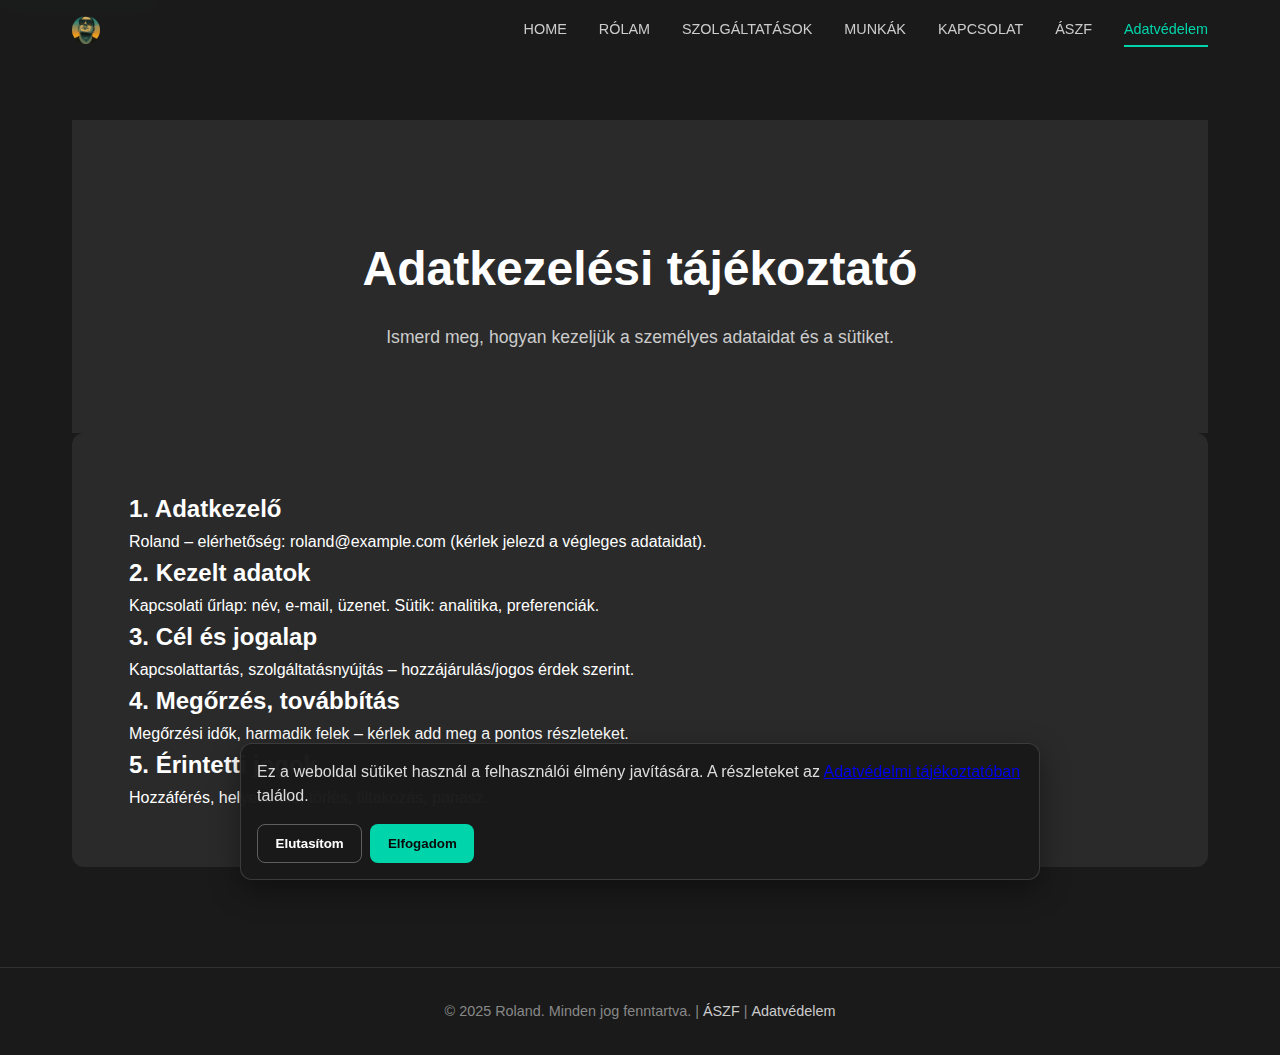
<file: adatvedelem.html>
<!DOCTYPE html>
<html lang="hu">
<head>
  <meta charset="UTF-8" />
  <meta name="viewport" content="width=device-width, initial-scale=1.0" />
  <title>Adatkezelési tájékoztató | Roland</title>
  <meta name="robots" content="index,follow">
  <link rel="stylesheet" href="styles.css?v=20250819">
  <link rel="stylesheet" href="cookie.css?v=20250819">
  <link rel="canonical" href="https://rolandbagyula.github.io/rolandportfolio/adatvedelem.html">
</head>
<body>
  <a href="#main" class="skip-link">Ugrás a tartalomra</a>
  <header class="header">
    <div class="container">
      <div class="logo">
        <img src="főkép.jpg" alt="Főkép" class="header-image" style="cursor:pointer" onclick="location.href='index.html'">
      </div>
      <nav class="nav" aria-label="Fő navigáció">
        <a href="index.html#home" class="nav-link">HOME</a>
        <a href="index.html#about" class="nav-link">RÓLAM</a>
        <a href="index.html#services" class="nav-link">SZOLGÁLTATÁSOK</a>
        <a href="index.html#projects" class="nav-link">MUNKÁK</a>
        <a href="index.html#contact" class="nav-link">KAPCSOLAT</a>
        <a href="aszf.html" class="nav-link">ÁSZF</a>
        <a href="adatvedelem.html" class="nav-link active">Adatvédelem</a>
      </nav>
      <button class="mobile-menu-btn" aria-label="Menü megnyitása">☰</button>
    </div>
  </header>
  <main id="main" class="blog-posts" style="padding-top:120px">
    <div class="container">
      <section class="blog-hero">
        <div class="blog-hero-content">
          <h1 class="blog-hero-title">Adatkezelési tájékoztató</h1>
          <p class="blog-hero-description">Ismerd meg, hogyan kezeljük a személyes adataidat és a sütiket.</p>
        </div>
      </section>
      <article class="post-card" style="padding:2rem">
        <div class="post-content">
          <h2>1. Adatkezelő</h2>
          <p>Roland – elérhetőség: roland@example.com (kérlek jelezd a végleges adataidat).</p>
          <h2>2. Kezelt adatok</h2>
          <p>Kapcsolati űrlap: név, e-mail, üzenet. Sütik: analitika, preferenciák.</p>
          <h2>3. Cél és jogalap</h2>
          <p>Kapcsolattartás, szolgáltatásnyújtás – hozzájárulás/jogos érdek szerint.</p>
          <h2>4. Megőrzés, továbbítás</h2>
          <p>Megőrzési idők, harmadik felek – kérlek add meg a pontos részleteket.</p>
          <h2>5. Érintetti jogok</h2>
          <p>Hozzáférés, helyesbítés, törlés, tiltakozás, panasz.</p>
        </div>
      </article>
    </div>
  </main>
  <footer class="footer">
    <div class="container">
      <p>&copy; 2025 Roland. Minden jog fenntartva. | <a class="nav-link" href="aszf.html">ÁSZF</a> | <a class="nav-link" href="adatvedelem.html">Adatvédelem</a></p>
    </div>
  </footer>
  
  <!-- GDPR Cookie Banner -->
  <div id="cookieBanner" class="cookie-banner" role="dialog" aria-live="polite" aria-label="Süti hozzájárulás">
    <div class="cookie-content">
      <p>Ez a weboldal sütiket használ a felhasználói élmény javítására. A részleteket az <a href="adatvedelem.html">Adatvédelmi tájékoztatóban</a> találod.</p>
      <div class="cookie-actions">
        <button id="cookieDeny" class="cookie-btn secondary" type="button">Elutasítom</button>
        <button id="cookieAccept" class="cookie-btn" type="button">Elfogadom</button>
      </div>
    </div>
  </div>
  <script src="script.js"></script>
</body>
</html>
</file>
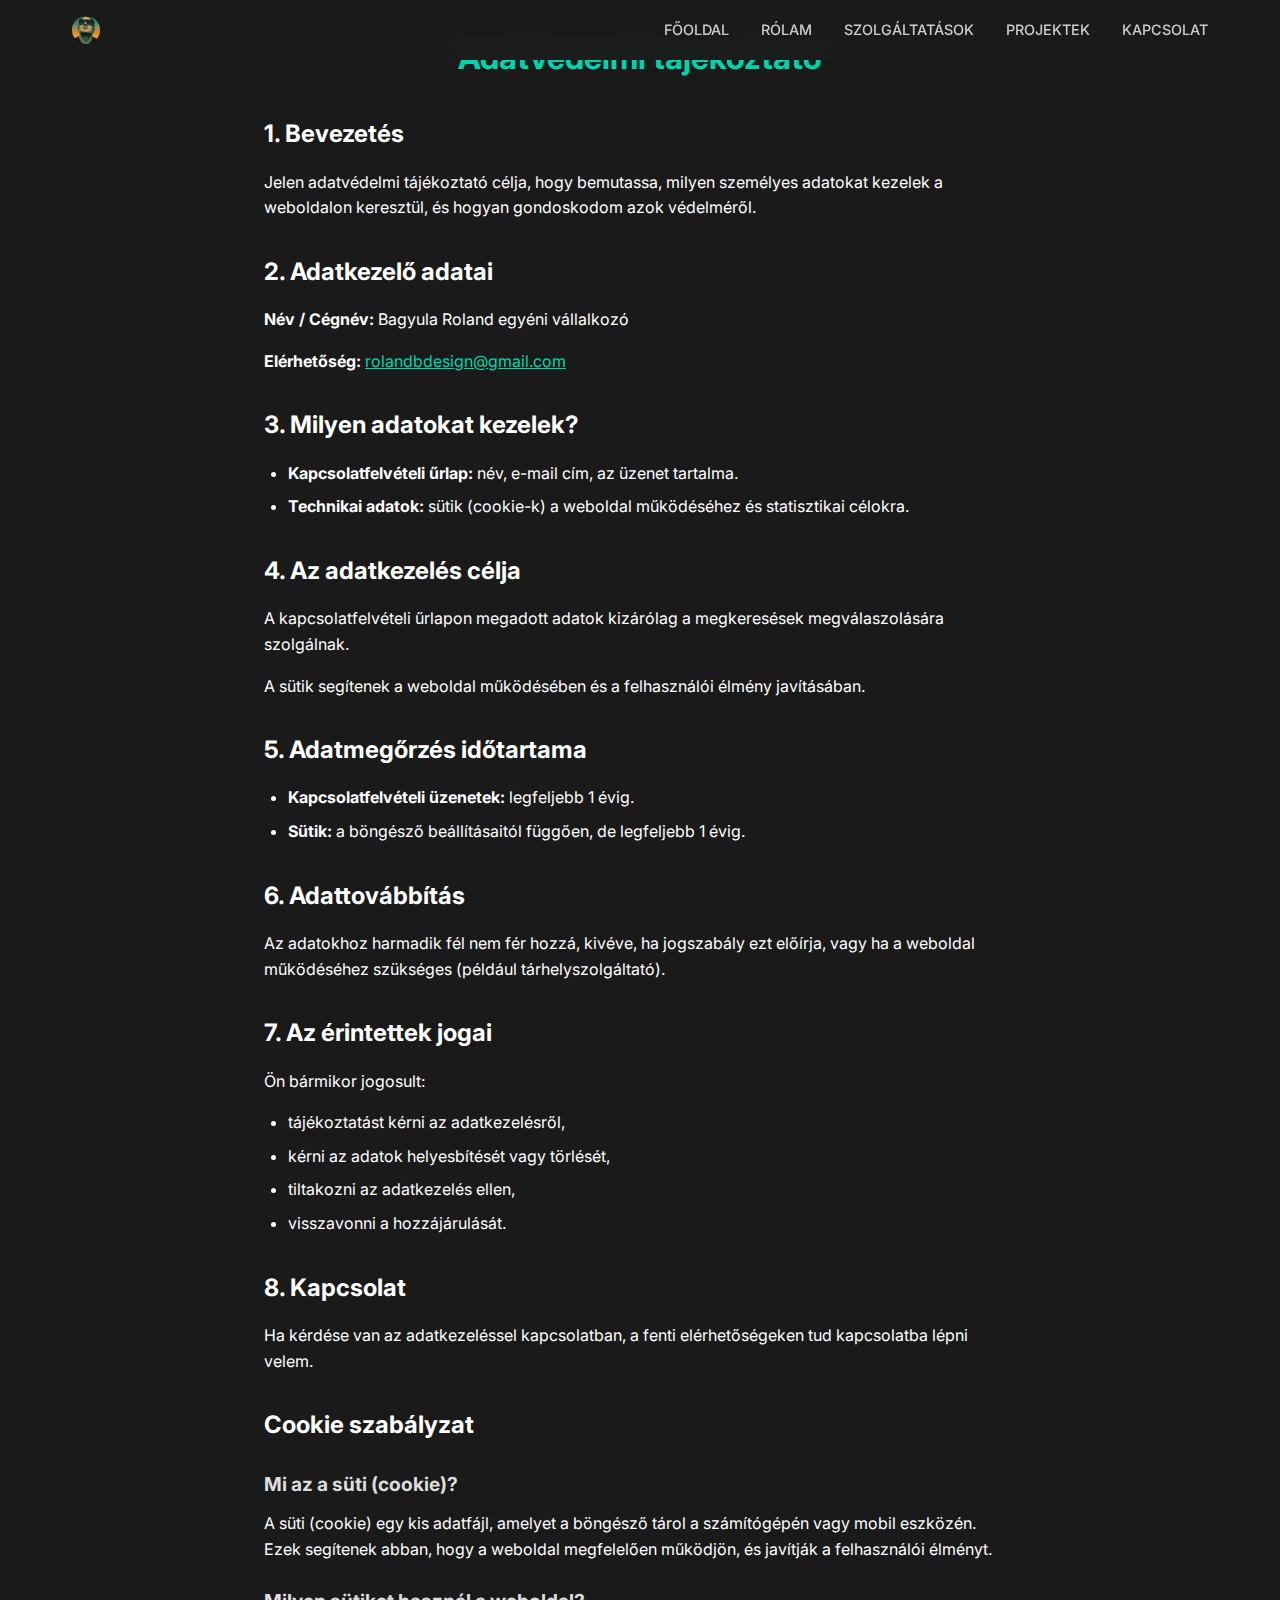
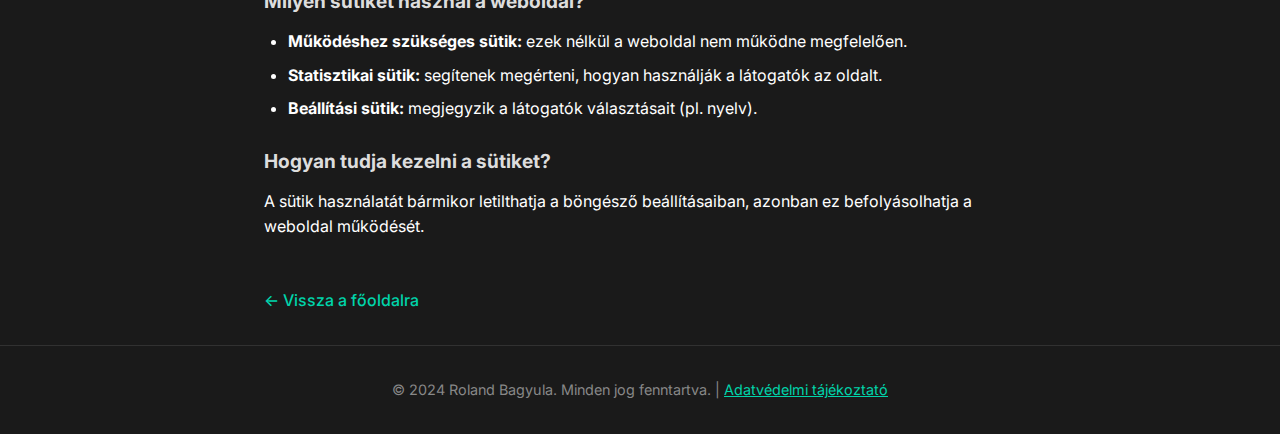
<file: adatvedelmi-tajekoztato.html>
<!DOCTYPE html>
<html lang="hu">
<head>
    <meta charset="UTF-8">
    <meta name="viewport" content="width=device-width, initial-scale=1.0">
    <title>Adatvédelmi tájékoztató - Roland Portfólió</title>
    <link rel="stylesheet" href="styles.css">
    <link rel="stylesheet" href="css/mobile-menu.css">
    <link href="https://fonts.googleapis.com/css2?family=Inter:wght@300;400;500;600;700&display=swap" rel="stylesheet" crossorigin="anonymous">
    <link rel="stylesheet" href="https://cdn-uicons.flaticon.com/2.1.0/uicons-regular-rounded/css/uicons-regular-rounded.css" crossorigin="anonymous">
    <style>
        .privacy-container {
            max-width: 800px;
            margin: 0 auto;
            padding: 2rem 1.5rem;
            color: var(--text-primary);
            line-height: 1.6;
        }
        
        .privacy-container h1 {
            color: var(--accent-color);
            margin-bottom: 2rem;
            text-align: center;
        }
        
        .privacy-container h2 {
            color: #fff;
            margin: 2rem 0 1rem;
            font-size: 1.5rem;
        }
        
        .privacy-container h3 {
            color: #ddd;
            margin: 1.5rem 0 0.75rem;
            font-size: 1.2rem;
        }
        
        .privacy-container p, .privacy-container ul {
            margin-bottom: 1rem;
        }
        
        .privacy-container ul {
            padding-left: 1.5rem;
        }
        
        .privacy-container li {
            margin-bottom: 0.5rem;
        }
        
        .back-to-home {
            display: inline-block;
            margin-top: 2rem;
            color: var(--accent-color);
            text-decoration: none;
            font-weight: 500;
            transition: color 0.3s ease;
        }
        
        .back-to-home:hover {
            color: var(--accent-hover);
            text-decoration: underline;
        }
        
        @media (max-width: 768px) {
            .privacy-container {
                padding: 1.5rem 1rem;
            }
            
            .privacy-container h1 {
                font-size: 1.8rem;
                margin-bottom: 1.5rem;
            }
        }
    </style>
</head>
<body>
    <!-- Header -->
    <header class="header">
        <div class="container">
            <div class="logo">
                <a href="index.html">
                    <img src="főkép.jpg" alt="Főkép" class="header-image">
                </a>
            </div>
            <nav class="nav" id="main-nav">
                <a href="index.html" class="nav-link">FŐOLDAL</a>
                <a href="index.html#about" class="nav-link">RÓLAM</a>
                <a href="index.html#services" class="nav-link">SZOLGÁLTATÁSOK</a>
                <a href="index.html#projects" class="nav-link">PROJEKTEK</a>
                <a href="index.html#contact" class="nav-link">KAPCSOLAT</a>
            </nav>
            <button class="mobile-menu-btn" aria-label="Menü megnyitása" aria-expanded="false" aria-controls="main-nav">
                <svg width="24" height="24" viewBox="0 0 24 24" fill="none" xmlns="http://www.w3.org/2000/svg">
                    <path d="M3 12H21" stroke="currentColor" stroke-width="2" stroke-linecap="round" stroke-linejoin="round"/>
                    <path d="M3 6H21" stroke="currentColor" stroke-width="2" stroke-linecap="round" stroke-linejoin="round"/>
                    <path d="M3 18H21" stroke="currentColor" stroke-width="2" stroke-linecap="round" stroke-linejoin="round"/>
                </svg>
            </button>
        </div>
    </header>

    <main class="privacy-container">
        <h1>Adatvédelmi tájékoztató</h1>
        
        <h2>1. Bevezetés</h2>
        <p>Jelen adatvédelmi tájékoztató célja, hogy bemutassa, milyen személyes adatokat kezelek a weboldalon keresztül, és hogyan gondoskodom azok védelméről.</p>
        
        <h2>2. Adatkezelő adatai</h2>
        <p><strong>Név / Cégnév:</strong> Bagyula Roland egyéni vállalkozó</p>
        <p><strong>Elérhetőség:</strong> <a href="mailto:rolandbdesign@gmail.com" style="color: var(--accent-color);">rolandbdesign@gmail.com</a></p>
        
        <h2>3. Milyen adatokat kezelek?</h2>
        <ul>
            <li><strong>Kapcsolatfelvételi űrlap:</strong> név, e-mail cím, az üzenet tartalma.</li>
            <li><strong>Technikai adatok:</strong> sütik (cookie-k) a weboldal működéséhez és statisztikai célokra.</li>
        </ul>
        
        <h2>4. Az adatkezelés célja</h2>
        <p>A kapcsolatfelvételi űrlapon megadott adatok kizárólag a megkeresések megválaszolására szolgálnak.</p>
        <p>A sütik segítenek a weboldal működésében és a felhasználói élmény javításában.</p>
        
        <h2>5. Adatmegőrzés időtartama</h2>
        <ul>
            <li><strong>Kapcsolatfelvételi üzenetek:</strong> legfeljebb 1 évig.</li>
            <li><strong>Sütik:</strong> a böngésző beállításaitól függően, de legfeljebb 1 évig.</li>
        </ul>
        
        <h2>6. Adattovábbítás</h2>
        <p>Az adatokhoz harmadik fél nem fér hozzá, kivéve, ha jogszabály ezt előírja, vagy ha a weboldal működéséhez szükséges (például tárhelyszolgáltató).</p>
        
        <h2>7. Az érintettek jogai</h2>
        <p>Ön bármikor jogosult:</p>
        <ul>
            <li>tájékoztatást kérni az adatkezelésről,</li>
            <li>kérni az adatok helyesbítését vagy törlését,</li>
            <li>tiltakozni az adatkezelés ellen,</li>
            <li>visszavonni a hozzájárulását.</li>
        </ul>
        
        <h2>8. Kapcsolat</h2>
        <p>Ha kérdése van az adatkezeléssel kapcsolatban, a fenti elérhetőségeken tud kapcsolatba lépni velem.</p>
        
        <h2>Cookie szabályzat</h2>
        
        <h3>Mi az a süti (cookie)?</h3>
        <p>A süti (cookie) egy kis adatfájl, amelyet a böngésző tárol a számítógépén vagy mobil eszközén. Ezek segítenek abban, hogy a weboldal megfelelően működjön, és javítják a felhasználói élményt.</p>
        
        <h3>Milyen sütiket használ a weboldal?</h3>
        <ul>
            <li><strong>Működéshez szükséges sütik:</strong> ezek nélkül a weboldal nem működne megfelelően.</li>
            <li><strong>Statisztikai sütik:</strong> segítenek megérteni, hogyan használják a látogatók az oldalt.</li>
            <li><strong>Beállítási sütik:</strong> megjegyzik a látogatók választásait (pl. nyelv).</li>
        </ul>
        
        <h3>Hogyan tudja kezelni a sütiket?</h3>
        <p>A sütik használatát bármikor letilthatja a böngésző beállításaiban, azonban ez befolyásolhatja a weboldal működését.</p>
        
        <a href="index.html" class="back-to-home">← Vissza a főoldalra</a>
    </main>

    <footer class="footer">
        <div class="container">
            <p>&copy; 2024 Roland Bagyula. Minden jog fenntartva. | <a href="adatvedelmi-tajekoztato.html" style="color: var(--accent-color);">Adatvédelmi tájékoztató</a></p>
        </div>
    </footer>

    <!-- Back to Top Button -->
    <button id="backToTop" class="back-to-top" title="Vissza az oldal tetejére">
        <i class="fi fi-rr-angle-up"></i>
    </button>

    <!-- Mobile Menu JS -->
    <script src="mobile-menu.js"></script>
    
    <!-- Back to Top Button JS -->
    <script>
        document.addEventListener('DOMContentLoaded', function() {
            const backToTopButton = document.getElementById('backToTop');
            
            window.addEventListener('scroll', function() {
                if (window.pageYOffset > 300) {
                    backToTopButton.style.display = 'flex';
                } else {
                    backToTopButton.style.display = 'none';
                }
            });
            
            backToTopButton.addEventListener('click', function() {
                window.scrollTo({
                    top: 0,
                    behavior: 'smooth'
                });
            });
        });
    </script>
</body>
</html>
</file>
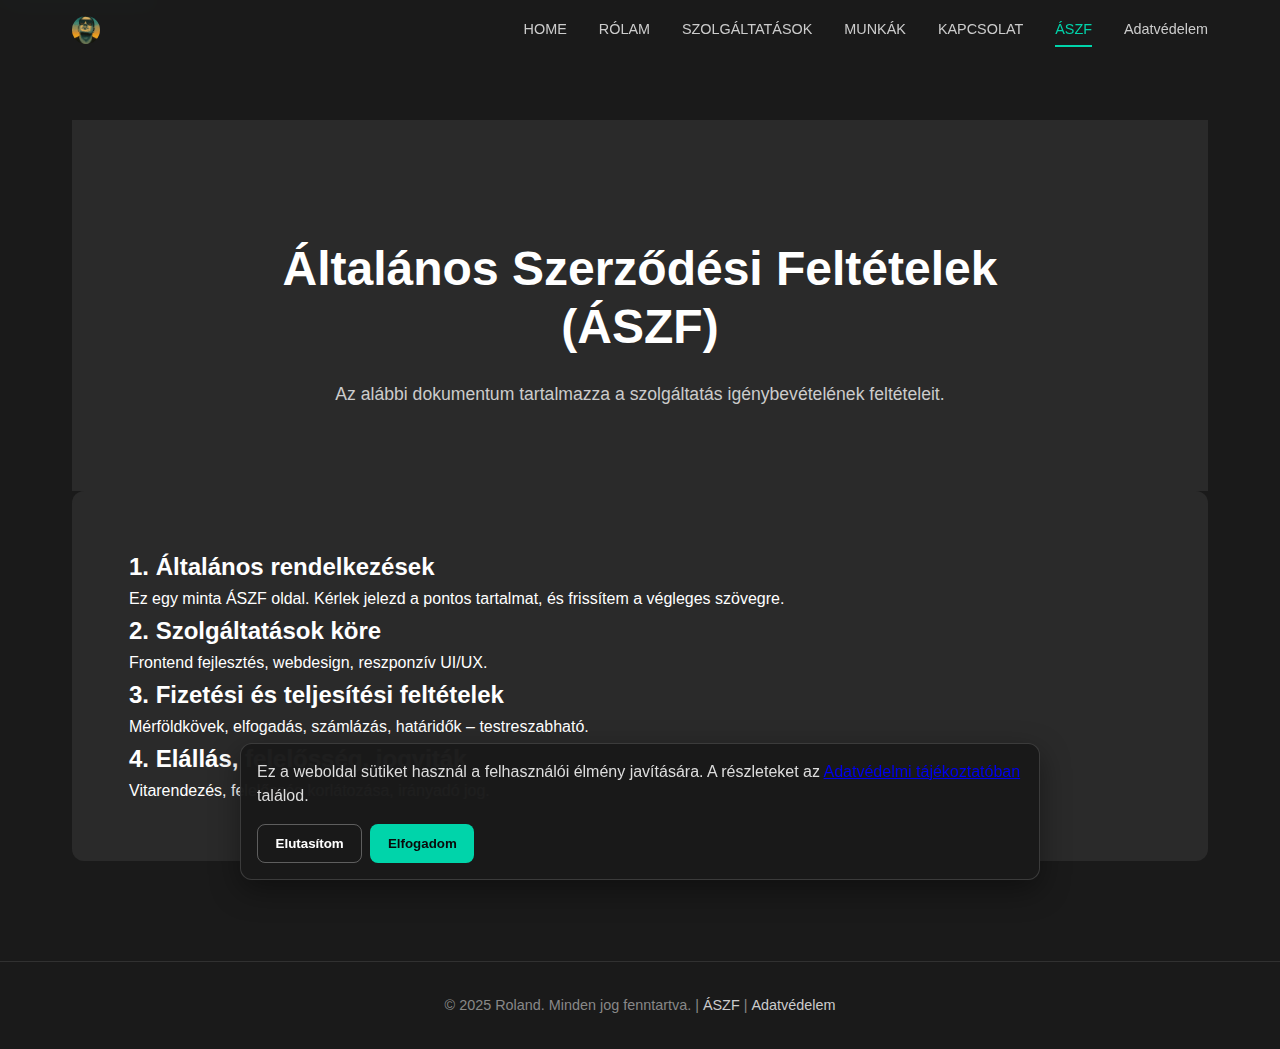
<file: aszf.html>
<!DOCTYPE html>
<html lang="hu">
<head>
  <meta charset="UTF-8" />
  <meta name="viewport" content="width=device-width, initial-scale=1.0" />
  <title>Általános Szerződési Feltételek | Roland</title>
  <meta name="robots" content="index,follow">
  <link rel="stylesheet" href="styles.css?v=20250819">
  <link rel="stylesheet" href="cookie.css?v=20250819">
  <link rel="canonical" href="https://rolandbagyula.github.io/rolandportfolio/aszf.html">
</head>
<body>
  <a href="#main" class="skip-link">Ugrás a tartalomra</a>
  <header class="header">
    <div class="container">
      <div class="logo">
        <img src="főkép.jpg" alt="Főkép" class="header-image" style="cursor:pointer" onclick="location.href='index.html'">
      </div>
      <nav class="nav" aria-label="Fő navigáció">
        <a href="index.html#home" class="nav-link">HOME</a>
        <a href="index.html#about" class="nav-link">RÓLAM</a>
        <a href="index.html#services" class="nav-link">SZOLGÁLTATÁSOK</a>
        <a href="index.html#projects" class="nav-link">MUNKÁK</a>
        <a href="index.html#contact" class="nav-link">KAPCSOLAT</a>
        <a href="aszf.html" class="nav-link active">ÁSZF</a>
        <a href="adatvedelem.html" class="nav-link">Adatvédelem</a>
      </nav>
      <button class="mobile-menu-btn" aria-label="Menü megnyitása">☰</button>
    </div>
  </header>
  <main id="main" class="blog-posts" style="padding-top:120px">
    <div class="container">
      <section class="blog-hero">
        <div class="blog-hero-content">
          <h1 class="blog-hero-title">Általános Szerződési Feltételek (ÁSZF)</h1>
          <p class="blog-hero-description">Az alábbi dokumentum tartalmazza a szolgáltatás igénybevételének feltételeit.</p>
        </div>
      </section>
      <article class="post-card" style="padding:2rem">
        <div class="post-content">
          <h2>1. Általános rendelkezések</h2>
          <p>Ez egy minta ÁSZF oldal. Kérlek jelezd a pontos tartalmat, és frissítem a végleges szövegre.</p>
          <h2>2. Szolgáltatások köre</h2>
          <p>Frontend fejlesztés, webdesign, reszponzív UI/UX.</p>
          <h2>3. Fizetési és teljesítési feltételek</h2>
          <p>Mérföldkövek, elfogadás, számlázás, határidők – testreszabható.</p>
          <h2>4. Elállás, felelősség, jogviták</h2>
          <p>Vitarendezés, felelősség korlátozása, irányadó jog.</p>
        </div>
      </article>
    </div>
  </main>
  <footer class="footer">
    <div class="container">
      <p>&copy; 2025 Roland. Minden jog fenntartva. | <a class="nav-link" href="aszf.html">ÁSZF</a> | <a class="nav-link" href="adatvedelem.html">Adatvédelem</a></p>
    </div>
  </footer>
  
  <!-- GDPR Cookie Banner -->
  <div id="cookieBanner" class="cookie-banner" role="dialog" aria-live="polite" aria-label="Süti hozzájárulás">
    <div class="cookie-content">
      <p>Ez a weboldal sütiket használ a felhasználói élmény javítására. A részleteket az <a href="adatvedelem.html">Adatvédelmi tájékoztatóban</a> találod.</p>
      <div class="cookie-actions">
        <button id="cookieDeny" class="cookie-btn secondary" type="button">Elutasítom</button>
        <button id="cookieAccept" class="cookie-btn" type="button">Elfogadom</button>
      </div>
    </div>
  </div>
  <script src="script.js"></script>
</body>
</html>
</file>
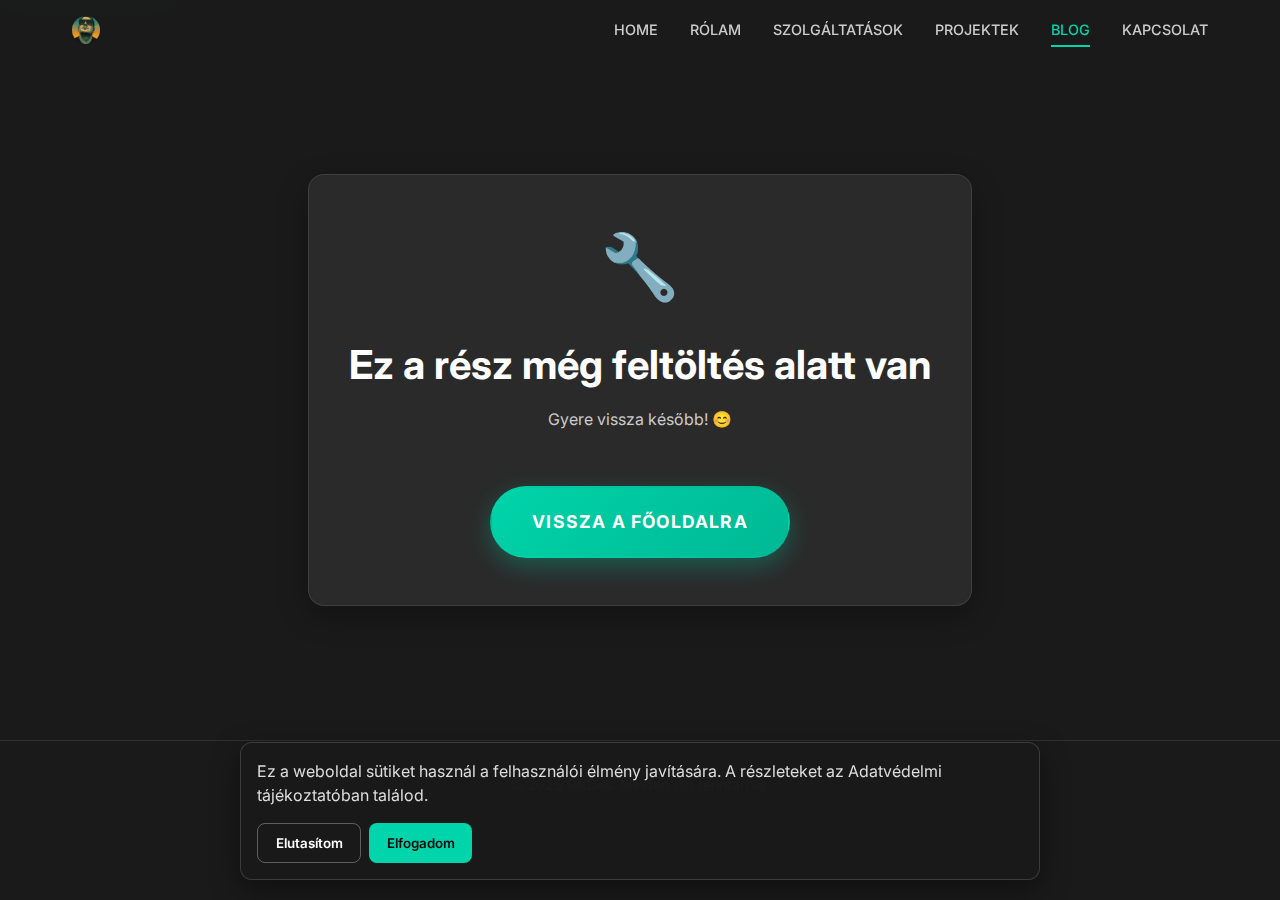
<file: blog.html>
<!DOCTYPE html>
<html lang="hu">
<head>
    <meta charset="UTF-8">
    <meta name="viewport" content="width=device-width, initial-scale=1.0">
    <title>Blog – Fejlesztés alatt</title>
    <meta name="description" content="Roland webfejlesztő blog oldala. Friss cikkek, tippek és tapasztalatok a webfejlesztés világából. React, JavaScript és modern technológiák.">
    <link rel="stylesheet" href="styles.css?v=20250819">
    <link rel="stylesheet" href="cookie.css?v=20250819">
    <link href="https://cdn-uicons.flaticon.com/uicons-regular-rounded/css/uicons-regular-rounded.css" rel="stylesheet" crossorigin="anonymous">
    <link href="https://fonts.googleapis.com/css2?family=Inter:wght@300;400;500;600;700&display=swap" rel="stylesheet" crossorigin="anonymous">
    <link rel="canonical" href="https://rolandbagyula.github.io/rolandportfolio/blog.html">
    <style>
        /* Global font family - Inter for minimal design */
        * {
            font-family: 'Inter', sans-serif !important;
        }
        
        /* Logo styling for blog */
        .logo {
            display: flex !important;
            align-items: center !important;
            gap: 0.8rem !important;
        }
        
        .header-image {
            width: 28px !important;
            height: 28px !important;
            border-radius: 50% !important;
            transition: all 0.3s ease !important;
            object-fit: cover !important;
        }
        
        .header-image:hover {
            transform: scale(1.05) !important;
            box-shadow: 0 4px 15px rgba(0, 212, 170, 0.4) !important;
        }
        
        .logo-text h2 {
            margin: 0 !important;
            font-size: 1.5rem !important;
            font-weight: 700 !important;
            color: #ffffff !important;
        }
        
        .logo-text span {
            font-size: 0.8rem !important;
            color: #00d4aa !important;
            font-weight: 400 !important;
        }
        
        .logo-white, .logo-cyan {
            font-size: inherit !important;
            font-weight: inherit !important;
            font-family: inherit !important;
        }
        
        .logo-white {
            color: #ffffff !important;
        }
        
        .logo-cyan {
            color: #00d4aa !important;
        }
        
        @media (max-width: 768px) {
            .logo-text h2 {
                font-size: 1.3rem !important;
            }
            
            .logo-text span {
                font-size: 0.7rem !important;
            }
            
            .header-image {
                width: 24px !important;
                height: 24px !important;
            }
        }
        
        /* Enhanced CTA Button Styles */
        .cta-button {
            display: inline-block !important;
            padding: 20px 40px !important;
            background: linear-gradient(135deg, #00d4aa, #00b894) !important;
            color: white !important;
            text-decoration: none !important;
            border-radius: 50px !important;
            font-weight: 700 !important;
            font-size: 1.1rem !important;
            letter-spacing: 1.2px !important;
            text-transform: uppercase !important;
            transition: all 0.4s cubic-bezier(0.4, 0, 0.2, 1) !important;
            border: 2px solid transparent !important;
            position: relative !important;
            overflow: hidden !important;
            box-shadow: 0 8px 25px rgba(0, 212, 170, 0.3) !important;
            transform: translateY(0) !important;
        }
        
        .cta-primary {
            font-size: 1.2rem !important;
            padding: 22px 45px !important;
            box-shadow: 0 10px 30px rgba(0, 212, 170, 0.4) !important;
        }
        
        .cta-button:hover {
            transform: translateY(-4px) scale(1.02) !important;
            box-shadow: 0 20px 40px rgba(0, 212, 170, 0.5) !important;
            background: linear-gradient(135deg, #00b894, #00a085) !important;
        }
        
        .cta-primary:hover {
            transform: translateY(-5px) scale(1.03) !important;
            box-shadow: 0 25px 50px rgba(0, 212, 170, 0.6) !important;
        }
        
        /* Enhanced Section Titles */
        .section-title-enhanced {
            font-size: 2.8rem !important;
            line-height: 1.2 !important;
            margin-bottom: 2rem !important;
            text-shadow: 0 2px 4px rgba(0, 0, 0, 0.3) !important;
        }
        
        /* Micro-animations */
        .post-card {
            transition: all 0.3s cubic-bezier(0.4, 0, 0.2, 1) !important;
        }
        
        .post-card:hover {
            transform: translateY(-8px) !important;
            box-shadow: 0 15px 35px rgba(0, 212, 170, 0.2) !important;
        }
        
        /* Enhanced button interactions */
        .cta-button::before {
            content: '' !important;
            position: absolute !important;
            top: 0 !important;
            left: -100% !important;
            width: 100% !important;
            height: 100% !important;
            background: linear-gradient(90deg, transparent, rgba(255, 255, 255, 0.2), transparent) !important;
            transition: left 0.6s ease !important;
        }
        
        .cta-button:hover::before {
            left: 100% !important;
        }
        
        /* Accessibility - Focus states */
        .cta-button:focus, .nav-link:focus, input:focus, textarea:focus, button:focus {
            outline: 3px solid #00d4aa !important;
            outline-offset: 2px !important;
            box-shadow: 0 0 0 3px rgba(0, 212, 170, 0.3) !important;
        }
        
        .mobile-menu-btn:focus {
            outline: 2px solid #00d4aa !important;
            outline-offset: 2px !important;
        }
        
        /* Skip to content link */
        .skip-link {
            position: absolute !important;
            top: -40px !important;
            left: 6px !important;
            background: #00d4aa !important;
            color: white !important;
            padding: 8px !important;
            text-decoration: none !important;
            border-radius: 4px !important;
            z-index: 1000 !important;
            transition: top 0.3s !important;
        }
        
        .skip-link:focus {
            top: 6px !important;
        }
        
        /* Mobile UX Optimizations */
        @media (max-width: 768px) {
            .section-title-enhanced {
                font-size: 2.2rem !important;
            }
            
            /* Touch targets minimum 44px */
            .cta-button, .nav-link, .mobile-menu-btn, .back-to-top {
                min-height: 44px !important;
                min-width: 44px !important;
                display: flex !important;
                align-items: center !important;
                justify-content: center !important;
            }
            
            .mobile-menu-btn {
                padding: 12px !important;
                font-size: 1.5rem !important;
            }
            
            /* Enhanced mobile animations */
            .post-card:active {
                transform: scale(0.95) !important;
                transition: transform 0.1s ease !important;
            }
            
            /* Mobile menu animation enhancement */
            .nav.active {
                animation: slideDown 0.3s ease-out !important;
            }
        }
        
        @keyframes slideDown {
            from {
                opacity: 0;
                transform: translateY(-10px);
            }
            to {
                opacity: 1;
                transform: translateY(0);
            }
        }
        
        /* Override blog card styles to match project cards exactly */
        .post-card {
            background: #1a1a1a !important;
            border-radius: 15px !important;
            overflow: hidden !important;
            transition: all 0.3s ease !important;
            border: 1px solid rgba(255, 255, 255, 0.1) !important;
            height: auto !important;
            max-width: 100% !important;
        }
        
        .post-card:hover {
            transform: translateY(-10px) !important;
            box-shadow: 0 20px 40px rgba(0, 212, 170, 0.1) !important;
        }
        
        .post-image {
            height: 180px !important;
            position: relative !important;
            overflow: hidden !important;
        }
        
        .image-placeholder {
            width: 100% !important;
            height: 100% !important;
            background: linear-gradient(135deg, #1a1a1a, #2a2a2a) !important;
            display: flex !important;
            align-items: center !important;
            justify-content: center !important;
            font-size: 2.5rem !important;
            color: #00d4aa !important;
        }
        
        .post-category {
            position: absolute !important;
            top: 1rem !important;
            right: 1rem !important;
            background: #00d4aa !important;
            color: #0a0a0a !important;
            padding: 0.3rem 0.8rem !important;
            border-radius: 20px !important;
            font-size: 0.8rem !important;
            font-weight: 600 !important;
        }
        
        .post-content {
            padding: 1.2rem !important;
        }
        
        .post-meta {
            display: flex !important;
            justify-content: space-between !important;
            margin-bottom: 0.8rem !important;
            font-size: 0.8rem !important;
            color: #888 !important;
        }
        
        .post-title {
            color: white !important;
            font-size: 1.1rem !important;
            font-weight: 600 !important;
            margin-bottom: 0.8rem !important;
            line-height: 1.4 !important;
        }
        
        .post-excerpt {
            color: #ccc !important;
            font-size: 0.85rem !important;
            line-height: 1.5 !important;
            margin-bottom: 1rem !important;
        }
        
        .post-tags {
            display: flex !important;
            gap: 0.3rem !important;
            margin-bottom: 1rem !important;
            flex-wrap: wrap !important;
        }
        
        .tag {
            background: rgba(0, 212, 170, 0.1) !important;
            color: #00d4aa !important;
            padding: 0.2rem 0.6rem !important;
            font-size: 0.7rem !important;
            font-weight: 500 !important;
            border-radius: 12px !important;
            border: 1px solid rgba(0, 212, 170, 0.2) !important;
        }
        
        .read-more {
            color: #00d4aa !important;
            text-decoration: none !important;
            font-weight: 600 !important;
            font-size: 0.85rem !important;
            display: flex !important;
            align-items: center !important;
            gap: 0.5rem !important;
            transition: all 0.3s ease !important;
        }
        
        .read-more:hover {
            gap: 0.8rem !important;
            color: #00b894 !important;
        }
        
        /* Blog grid layout to match projects */
        .posts-grid {
            display: grid !important;
            grid-template-columns: repeat(auto-fit, minmax(300px, 1fr)) !important;
            gap: 2rem !important;
            margin-top: 3rem !important;
        }
        
        /* Remove featured card special styling */
        .post-card.featured {
            grid-column: span 1 !important;
            display: block !important;
        }
        
        /* Mobile responsive - proper order */
        @media (max-width: 1024px) {
            .posts-grid {
                grid-template-columns: repeat(2, 1fr) !important;
                gap: 1.5rem !important;
            }
        }
        
        @media (max-width: 768px) {
            .posts-grid {
                grid-template-columns: 1fr !important;
                gap: 1.5rem !important;
            }
            
            .post-card {
                margin: 0 !important;
                width: 100% !important;
                max-width: 100% !important;
            }
        }
        
        @media (max-width: 480px) {
            .posts-grid {
                gap: 1rem !important;
            }
            
            .post-card {
                padding: 1rem !important;
            }
            
            .post-image {
                height: 150px !important;
            }
        }
        
        /* Under Construction Overrides */
        .blog-hero, .blog-categories, .blog-posts, .newsletter {
            display: none !important;
        }
        .uc-wrap {
            min-height: calc(100vh - 160px);
            display: flex;
            align-items: center;
            justify-content: center;
            text-align: center;
            padding: 120px 0 80px;
        }
        .uc-card {
            background: var(--secondary-bg);
            border: 1px solid rgba(255, 255, 255, 0.1);
            border-radius: 16px;
            padding: 40px;
            box-shadow: var(--box-shadow);
        }
        .uc-icon {
            font-size: 64px;
            margin-bottom: 16px;
            color: var(--accent-color);
        }
        @media (max-width: 768px) {
            .uc-card { padding: 28px; }
        }
    </style>
</head>
<body>
    <a href="#main" class="skip-link">Ugrás a tartalomhoz</a>
    <!-- Header -->
    <header class="header">
        <div class="container">
            <div class="logo">
                <img src="főkép.jpg" alt="Főkép" class="header-image" onclick="scrollToTop()" style="cursor: pointer;">
            </div>
            <nav class="nav">
                <a href="index.html" class="nav-link">HOME</a>
                <a href="index.html#about" class="nav-link">RÓLAM</a>
                <a href="index.html#services" class="nav-link">SZOLGÁLTATÁSOK</a>
                <a href="index.html#projects" class="nav-link">PROJEKTEK</a>
                <a href="blog.html" class="nav-link active">BLOG</a>
                <a href="index.html#contact" class="nav-link">KAPCSOLAT</a>
            </nav>
            <div class="mobile-menu-btn">
                <i class="fi fi-rr-menu-burger"></i>
            </div>
        </div>
    </header>

    <!-- Blog Hero Section -->
    <main id="main">
    <!-- Under Construction Section -->
    <section class="under-construction">
        <div class="container uc-wrap">
            <div class="uc-card">
                <div class="uc-icon">🔧</div>
                <h1 class="section-title" style="margin-bottom: 0.5rem;">Ez a rész még feltöltés alatt van</h1>
                <p class="section-description">Gyere vissza később! 😊</p>
                <a href="index.html" class="cta-button" style="margin-top: 1.25rem; display: inline-block;">Vissza a főoldalra</a>
            </div>
        </div>
    </section>
    <section class="blog-hero">
        <div class="container">
            <div class="blog-hero-content">
                <div class="section-label">BLOG</div>
                <h1 class="section-title">LEGFRISSEBB GONDOLATOK ÉS CIKKEK</h1>
                <p class="blog-hero-description">
                    Fedezd fel a legújabb webfejlesztési trendeket, tippeket és tapasztalataimat. 
                    Itt osztom meg a tudásomat és inspirációmat a frontend fejlesztés világából.
                </p>
            </div>
        </div>
    </section>

    <!-- Blog Categories -->
    <section class="blog-categories">
        <div class="container">
            <div class="categories-filter">
                <button class="category-btn active" data-category="all">Összes</button>
                <button class="category-btn" data-category="javascript">JavaScript</button>
                <button class="category-btn" data-category="react">React</button>
                <button class="category-btn" data-category="css">CSS</button>
                <button class="category-btn" data-category="tips">Tippek</button>
            </div>
        </div>
    </section>

    <!-- Blog Posts Grid -->
    <section class="blog-posts">
        <div class="container">
            <div class="posts-grid" style="display: grid !important; grid-template-columns: repeat(auto-fit, minmax(300px, 1fr)) !important; gap: 2rem !important; margin-top: 3rem !important;">
                <!-- Featured Post -->
                <article class="post-card featured" data-category="javascript">
                    <div class="post-image">
                        <div class="image-placeholder">
                            <i class="fi fi-rr-code"></i>
                        </div>
                        <div class="post-category">JavaScript</div>
                    </div>
                    <div class="post-content">
                        <div class="post-meta">
                            <span class="post-date">
                                <i class="fi fi-rr-calendar"></i>
                                2025. Jan 15.
                            </span>
                            <span class="post-read-time">
                                <i class="fi fi-rr-eye"></i>
                                Élő Demo
                            </span>
                        </div>
                        <h2 class="post-title">Modern JavaScript ES2024 Újdonságok</h2>
                        <p class="post-excerpt">
                            Fedezd fel a JavaScript legújabb funkcióit és azt, hogyan tehetik még hatékonyabbá a fejlesztési munkádat. Az ES2024 számos izgalmas újdonságot hoz a modern webfejlesztés világába.
                        </p>
                        <div class="post-tags">
                            <span class="tag">ES2024</span>
                            <span class="tag">Modern JS</span>
                            <span class="tag">Frontend</span>
                        </div>
                        <a href="javascript-es2024.html" class="read-more">
                            Projekt megtekintése
                            <i class="fi fi-rr-link"></i>
                        </a>
                    </div>
                </article>

                <!-- Regular Posts -->
                <article class="post-card" data-category="react">
                    <div class="post-image">
                        <div class="image-placeholder">
                            <i class="fi fi-rr-refresh"></i>
                        </div>
                        <div class="post-category">React</div>
                    </div>
                    <div class="post-content">
                        <div class="post-meta">
                            <span class="post-date">
                                <i class="fi fi-rr-calendar"></i>
                                2025. Jan 12.
                            </span>
                            <span class="post-read-time">
                                <i class="fi fi-rr-eye"></i>
                                Élő Demo
                            </span>
                        </div>
                        <h3 class="post-title">React Hooks: A Modern Fejlesztés Alapjai</h3>
                        <p class="post-excerpt">
                            A React Hooks forradalmasították a modern React fejlesztést. Ebben a részletes útmutatóban megismerkedünk a legfontosabb Hook-okkal és azok gyakorlati alkalmazásával.
                        </p>
                        <div class="post-tags">
                            <span class="tag">React</span>
                            <span class="tag">Hooks</span>
                            <span class="tag">useState</span>
                            <span class="tag">useEffect</span>
                            <span class="tag">Custom Hooks</span>
                        </div>
                        <a href="react-hooks-tutorial.html" class="read-more">
                            Projekt megtekintése
                            <i class="fi fi-rr-link"></i>
                        </a>
                    </div>
                </article>

                <article class="post-card" data-category="css">
                    <div class="post-image">
                        <div class="image-placeholder">
                            <i class="fi fi-rr-paint-brush"></i>
                        </div>
                        <div class="post-category">CSS</div>
                    </div>
                    <div class="post-content">
                        <div class="post-meta">
                            <span class="post-date">
                                <i class="fi fi-rr-calendar"></i>
                                2025. Jan 10.
                            </span>
                            <span class="post-read-time">
                                <i class="fi fi-rr-eye"></i>
                                Élő Demo
                            </span>
                        </div>
                        <h3 class="post-title">CSS Grid vs Flexbox: Mikor Mit Használj?</h3>
                        <p class="post-excerpt">
                            Részletes összehasonlítás a CSS Grid és Flexbox között, gyakorlati 
                            példákkal és használati esetekkel.
                        </p>
                        <div class="post-tags">
                            <span class="tag">CSS</span>
                            <span class="tag">Layout</span>
                        </div>
                        <a href="css-grid-flexbox.html" class="read-more">
                            Projekt megtekintése
                            <i class="fi fi-rr-link"></i>
                        </a>
                    </div>
                </article>

                <article class="post-card" data-category="tips">
                    <div class="post-image">
                        <div class="image-placeholder">
                            <i class="fi fi-rr-lightbulb"></i>
                        </div>
                        <div class="post-category">Tippek</div>
                    </div>
                    <div class="post-content">
                        <div class="post-meta">
                            <span class="post-date">
                                <i class="fi fi-rr-calendar"></i>
                                2025. Jan 8.
                            </span>
                            <span class="post-read-time">
                                <i class="fi fi-rr-eye"></i>
                                Élő Demo
                            </span>
                        </div>
                        <h3 class="post-title">5 VS Code Kiegészítő Minden Fejlesztőnek</h3>
                        <p class="post-excerpt">
                            A leghasznósabb VS Code extensionök, amelyek jelentősen növelhetik 
                            a produktivitásodat.
                        </p>
                        <div class="post-tags">
                            <span class="tag">VS Code</span>
                            <span class="tag">Produktivitás</span>
                        </div>
                        <a href="vscode-extensions.html" class="read-more">
                            Projekt megtekintése
                            <i class="fi fi-rr-link"></i>
                        </a>
                    </div>
                </article>

                <article class="post-card" data-category="javascript">
                    <div class="post-image">
                        <div class="image-placeholder">
                            <i class="fi fi-rr-laptop-code"></i>
                        </div>
                        <div class="post-category">JavaScript</div>
                    </div>
                    <div class="post-content">
                        <div class="post-meta">
                            <span class="post-date">
                                <i class="fi fi-rr-calendar"></i>
                                2025. Jan 5.
                            </span>
                            <span class="post-read-time">
                                <i class="fi fi-rr-eye"></i>
                                Élő Demo
                            </span>
                        </div>
                        <h3 class="post-title">Aszinkron JavaScript: Promise vs Async/Await</h3>
                        <p class="post-excerpt">
                            Mélyebb betekintés az aszinkron JavaScript programozásba, gyakorlati 
                            példákkal és legjobb gyakorlatokkal.
                        </p>
                        <div class="post-tags">
                            <span class="tag">Async</span>
                            <span class="tag">Promise</span>
                        </div>
                        <a href="async-javascript.html" class="read-more">
                            Projekt megtekintése
                            <i class="fi fi-rr-link"></i>
                        </a>
                    </div>
                </article>

                <article class="post-card" data-category="css">
                    <div class="post-image">
                        <div class="image-placeholder">
                            <i class="fi fi-rr-mobile"></i>
                        </div>
                        <div class="post-category">CSS</div>
                    </div>
                    <div class="post-content">
                        <div class="post-meta">
                            <span class="post-date">
                                <i class="fi fi-rr-calendar"></i>
                                2025. Jan 3.
                            </span>
                            <span class="post-read-time">
                                <i class="fi fi-rr-eye"></i>
                                Élő Demo
                            </span>
                        </div>
                        <h3 class="post-title">Reszponzív Design: Mobile-First Megközelítés</h3>
                        <p class="post-excerpt">
                            Hogyan tervezz és fejlessz mobile-first szemlélettel a legjobb 
                            felhasználói élmény érdekében.
                        </p>
                        <div class="post-tags">
                            <span class="tag">Responsive</span>
                            <span class="tag">Mobile</span>
                        </div>
                        <a href="responsive-design.html" class="read-more">
                            Projekt megtekintése
                            <i class="fi fi-rr-link"></i>
                        </a>
                    </div>
                </article>
            </div>

            <!-- Load More Button -->
            <div class="load-more-section">
                <button class="load-more-btn">
                    +
                    További cikkek betöltése
                </button>
            </div>
        </div>
    </section>

    <!-- Newsletter Subscription -->
    <section class="newsletter">
        <div class="container">
            <div class="newsletter-content">
                <div class="newsletter-text">
                    <h2>Iratkozz fel a hírlevelemre!</h2>
                    <p>Értesülj elsőként az új cikkekről és webfejlesztési tippekről.</p>
                </div>
                <form class="newsletter-form">
                    <input type="email" placeholder="Email címed..." required>
                    <button type="submit" class="newsletter-btn">
                        ✈️
                        Feliratkozás
                    </button>
                </form>
            </div>
        </div>
    </section>

    <!-- Footer -->
    <footer class="footer">
        <div class="container">
            <p>&copy; 2025 RNDev. Minden jog fenntartva.</p>
        </div>
    </footer>
    </main>

    <!-- Back to Top Button -->
    <button id="backToTop" class="back-to-top" title="Vissza az oldal tetejére">
        <i class="fi fi-rr-angle-up"></i>
    </button>

    <!-- GDPR Cookie Banner -->
    <div id="cookieBanner" class="cookie-banner" role="dialog" aria-live="polite" aria-label="Süti hozzájárulás">
        <div class="cookie-content">
            <p>Ez a weboldal sütiket használ a felhasználói élmény javítására. A részleteket az Adatvédelmi tájékoztatóban találod.</p>
            <div class="cookie-actions">
                <button id="cookieDeny" class="cookie-btn secondary" type="button">Elutasítom</button>
                <button id="cookieAccept" class="cookie-btn" type="button">Elfogadom</button>
            </div>
        </div>
    </div>

    <script src="script.js"></script>
    <script src="blog.js"></script>
    
    <style>
        /* Mobile Menu Styles for Blog */
        .mobile-menu-btn {
            display: none !important;
            background: none !important;
            border: none !important;
            color: #00d4aa !important;
            font-size: 1.5rem !important;
            cursor: pointer !important;
            padding: 0.5rem !important;
            transition: color 0.3s ease !important;
        }
        
        .mobile-menu-btn:hover {
            color: #00bfa5 !important;
        }
        
        /* Mobile Navigation for Blog */
        @media (max-width: 768px) {
            .mobile-menu-btn {
                display: block !important;
            }
            
            .nav {
                position: fixed !important;
                top: 70px !important;
                left: -100% !important;
                width: 100vw !important;
                height: calc(100vh - 70px) !important;
                background: rgba(10, 10, 10, 0.95) !important;
                backdrop-filter: blur(15px) !important;
                display: flex !important;
                flex-direction: column !important;
                justify-content: center !important;
                align-items: center !important;
                padding: 1rem 0 !important;
                gap: 0.5rem !important;
                transition: left 0.4s cubic-bezier(0.4, 0, 0.2, 1) !important;
                z-index: 9999 !important;
                overflow-y: auto !important;
            }
            
            .nav.active {
                left: 0 !important;
            }
            
            .nav-link {
                display: block !important;
                padding: 0.6rem 1rem !important;
                margin: 0.25rem 0 !important;
                font-size: 1.1rem !important;
                font-weight: 500 !important;
                text-align: center !important;
                width: 80% !important;
                border-radius: 10px !important;
                transition: all 0.3s ease !important;
                color: #ffffff !important;
                text-decoration: none !important;
                border: 1px solid transparent !important;
                white-space: nowrap !important;
            }
            
            .nav-link:hover {
                background: rgba(0, 212, 170, 0.1) !important;
                color: #00d4aa !important;
                transform: translateX(10px) !important;
            }
        }
        
        /* Back to Top Button - Cyan Theme for Blog */
        .back-to-top {
            position: fixed !important;
            bottom: 30px !important;
            right: 30px !important;
            width: 55px !important;
            height: 55px !important;
            background: #00d4aa !important;
            color: #0a0a0a !important;
            border: none !important;
            border-radius: 50% !important;
            font-size: 1.4rem !important;
            cursor: pointer !important;
            opacity: 0 !important;
            visibility: hidden !important;
            transform: translateY(30px) !important;
            transition: all 0.4s cubic-bezier(0.4, 0, 0.2, 1) !important;
            box-shadow: 0 10px 30px rgba(0, 212, 170, 0.4) !important;
            border: 2px solid rgba(0, 212, 170, 0.3) !important;
            z-index: 1000 !important;
            display: flex !important;
            align-items: center !important;
            justify-content: center !important;
        }
        
        .back-to-top i {
            font-size: 1.4rem !important;
            color: #0a0a0a !important;
            line-height: 1 !important;
            display: block !important;
        }
        
        .back-to-top.show {
            opacity: 1 !important;
            visibility: visible !important;
            transform: translateY(0) scale(1) !important;
            animation: backToTopPulse 0.6s ease-out !important;
        }
        
        .back-to-top:hover {
            transform: translateY(-8px) scale(1.15) !important;
            box-shadow: 0 15px 35px rgba(0, 212, 170, 0.6) !important;
            background: #00bfa5 !important;
            border-color: rgba(0, 212, 170, 0.6) !important;
        }
        
        .back-to-top:active {
            transform: translateY(-4px) scale(1.1) !important;
            box-shadow: 0 10px 25px rgba(0, 212, 170, 0.5) !important;
        }
        
        @keyframes backToTopPulse {
            0% {
                transform: translateY(30px) scale(0.8);
                opacity: 0;
            }
            50% {
                transform: translateY(-5px) scale(1.1);
                opacity: 0.8;
            }
            100% {
                transform: translateY(0) scale(1);
                opacity: 1;
            }
        }
        
        /* Mobile responsive */
        @media (max-width: 768px) {
            .back-to-top {
                bottom: 25px !important;
                right: 25px !important;
                width: 50px !important;
                height: 50px !important;
                font-size: 1.1rem !important;
            }
        }
        
        /* Flaticon visibility fix */
        .image-placeholder i {
            font-size: 2.5rem !important;
            color: #ffffff !important;
            display: block !important;
            line-height: 1 !important;
            text-align: center !important;
        }
        
        .image-placeholder {
            display: flex !important;
            align-items: center !important;
            justify-content: center !important;
            min-height: 100px !important;
        }
    </style>
    
    <script>
        // Mobile Menu and Back to Top functionality for blog page
        document.addEventListener('DOMContentLoaded', function() {
            const backToTopBtn = document.getElementById('backToTop');
            const mobileMenuBtn = document.querySelector('.mobile-menu-btn');
            const nav = document.querySelector('.nav');
            
            // Mobile menu toggle
            if (mobileMenuBtn && nav) {
                mobileMenuBtn.addEventListener('click', function() {
                    nav.classList.toggle('active');
                    
                });
                
                // Close mobile menu when clicking on a link
                const navLinks = document.querySelectorAll('.nav-link');
                navLinks.forEach(link => {
                    link.addEventListener('click', function() {
                        nav.classList.remove('active');
                    });
                });
                
                // Close mobile menu when clicking outside
                document.addEventListener('click', function(e) {
                    if (!nav.contains(e.target) && !mobileMenuBtn.contains(e.target)) {
                        nav.classList.remove('active');
                    }
                });
            }
            
            // Back to Top Button functionality
            if (backToTopBtn) {
                // Show/hide button based on scroll position
                window.addEventListener('scroll', function() {
                    if (window.pageYOffset > 300) {
                        backToTopBtn.classList.add('show');
                    } else {
                        backToTopBtn.classList.remove('show');
                    }
                });
                
                // Smooth scroll to top when clicked
                backToTopBtn.addEventListener('click', function() {
                    window.scrollTo({
                        top: 0,
                        behavior: 'smooth'
                    });
                });
            }
        });
        
        // Smooth scrolling for navigation links
        document.querySelectorAll('a[href^="#"]').forEach(anchor => {
            anchor.addEventListener('click', function (e) {
                e.preventDefault();
                document.querySelector(this.getAttribute('href')).scrollIntoView({
                    behavior: 'smooth'
                });
            });
        });

        // Scroll to top function
        function scrollToTop() {
            window.scrollTo({
                top: 0,
                behavior: 'smooth'
            });
        }
    </script>
</body>
</html>
</file>
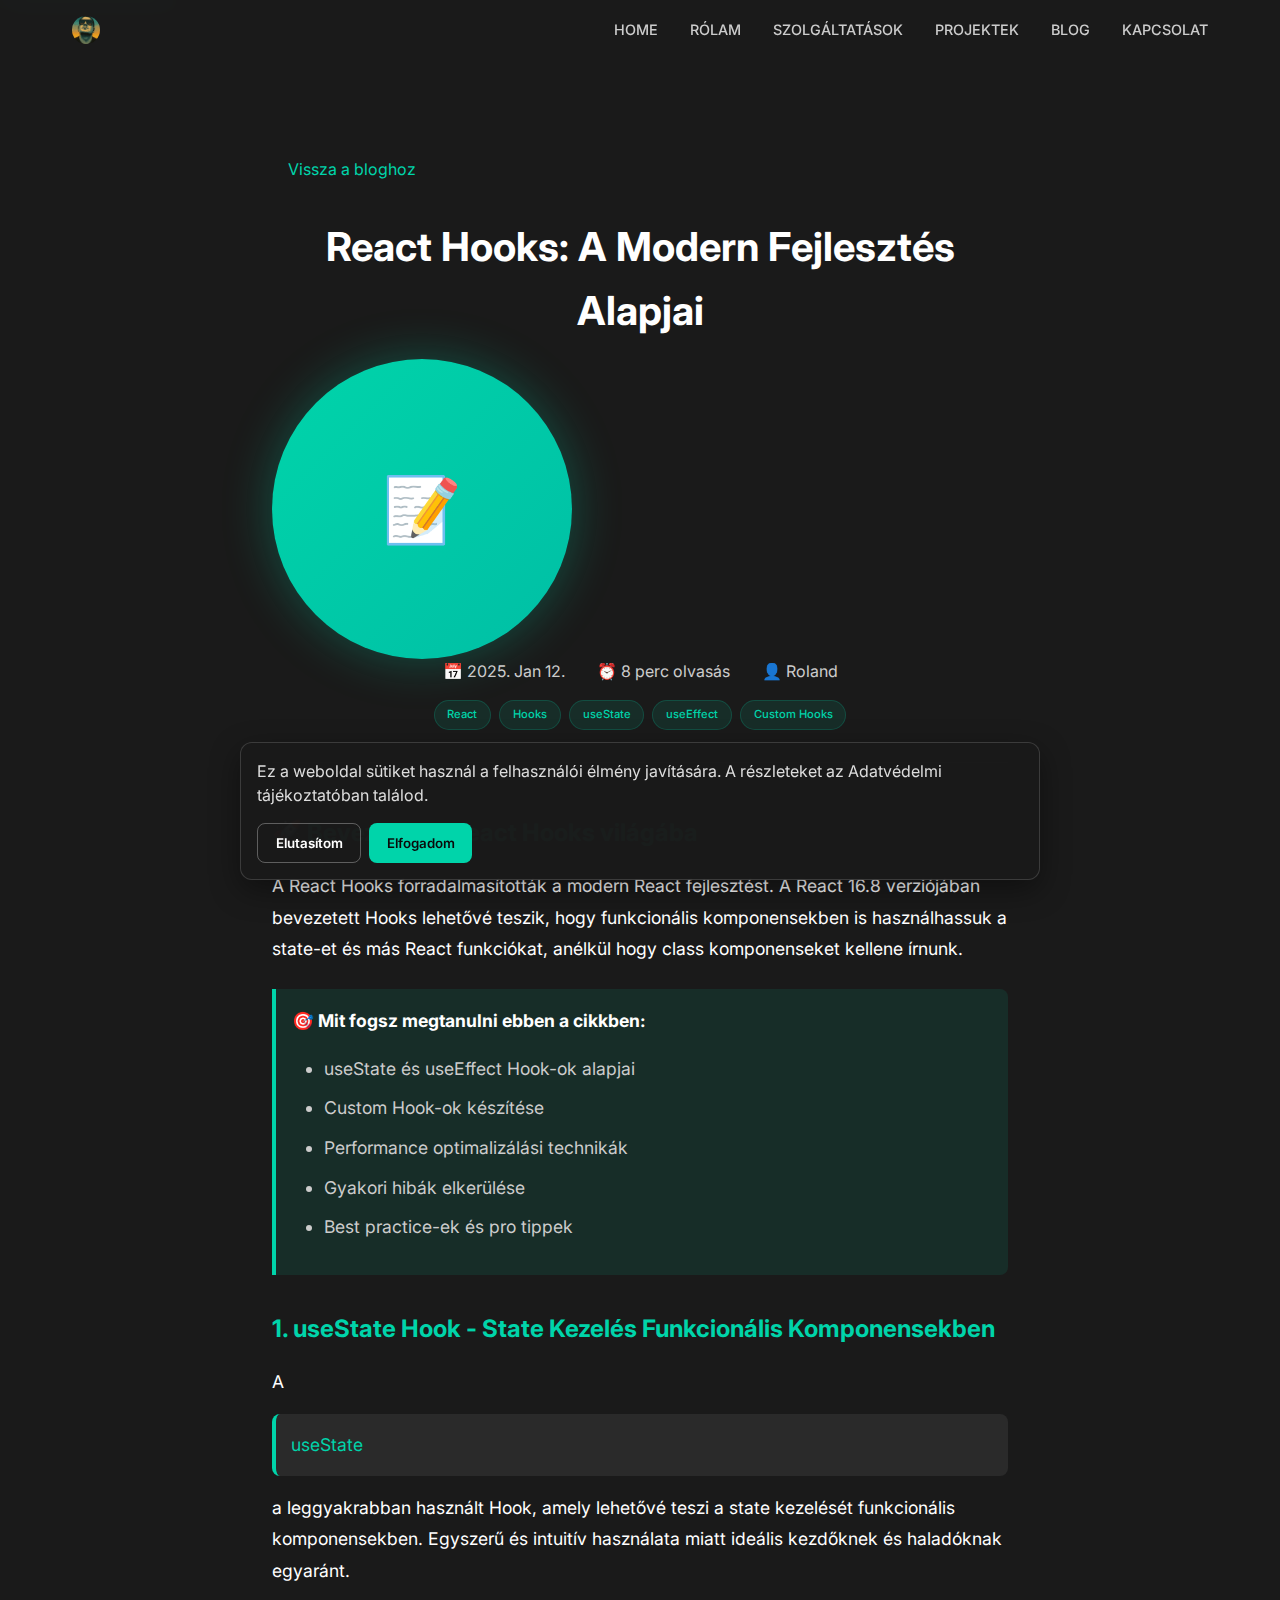
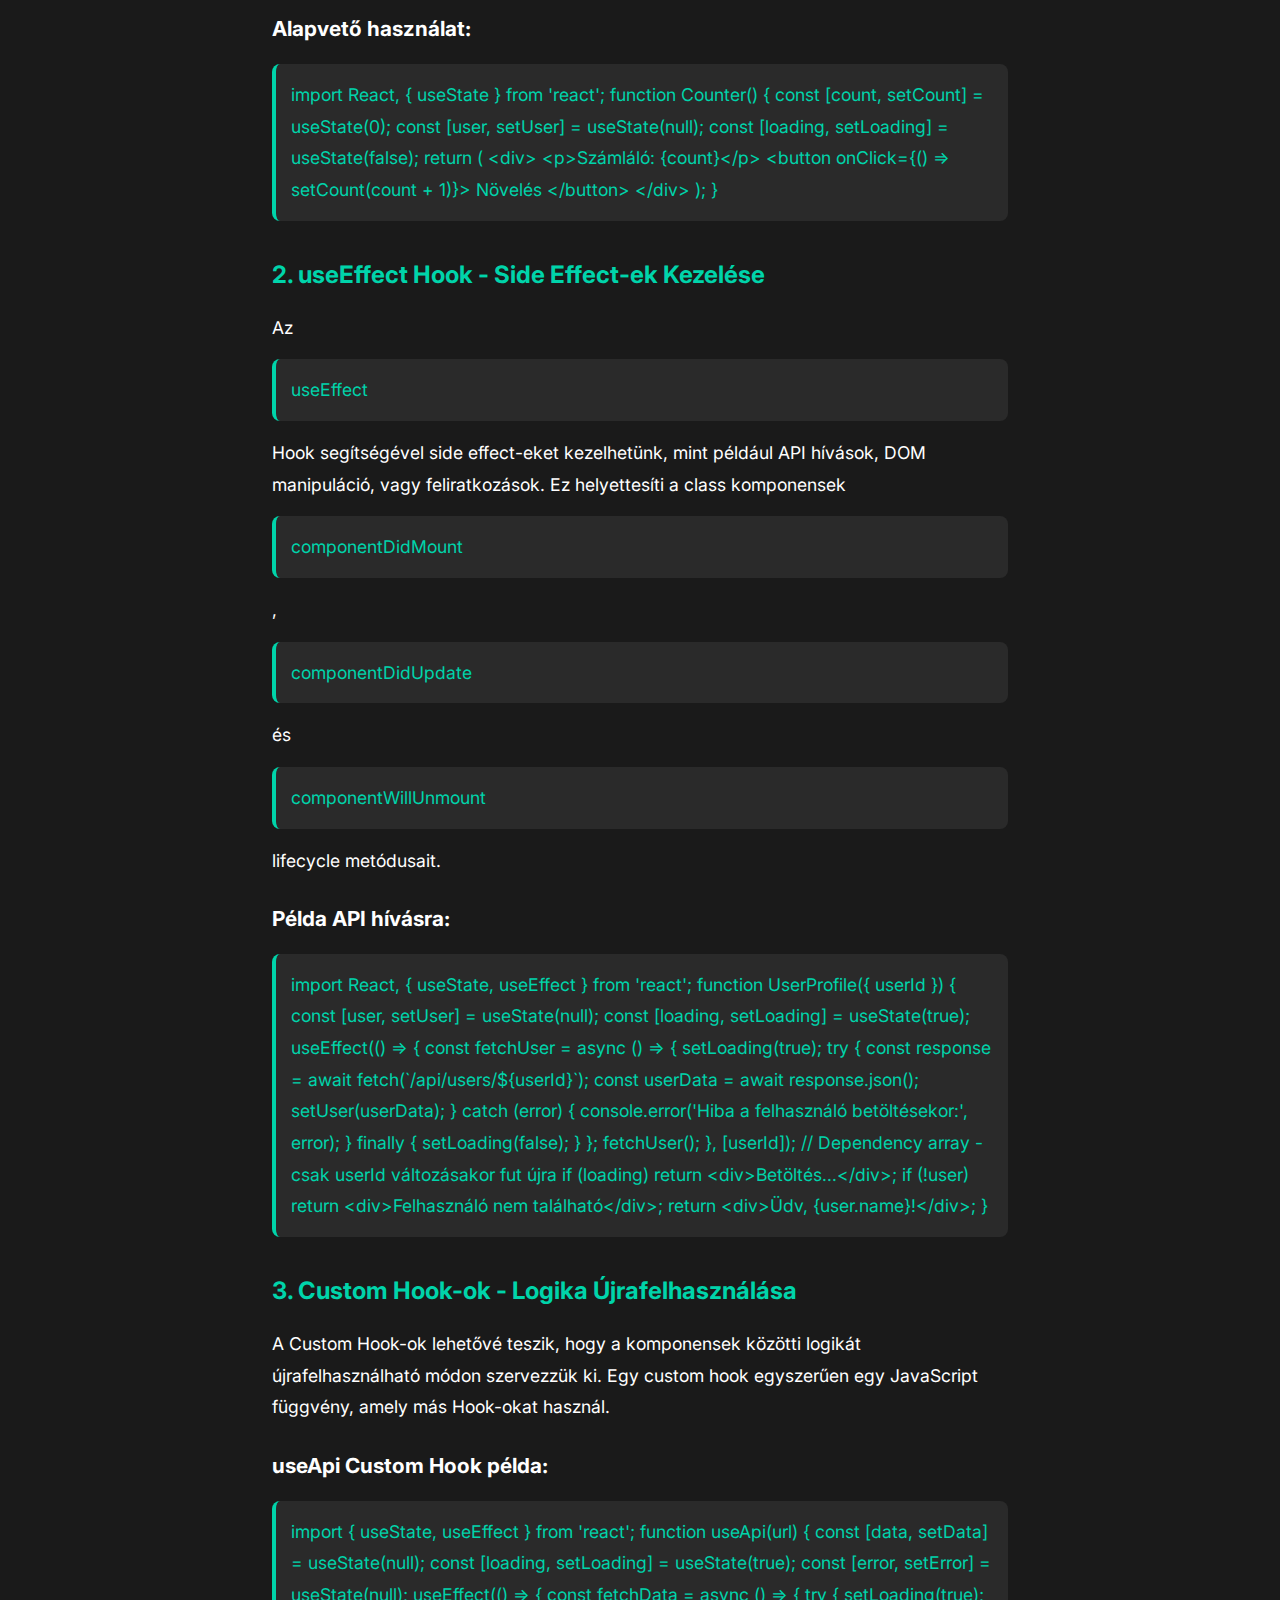
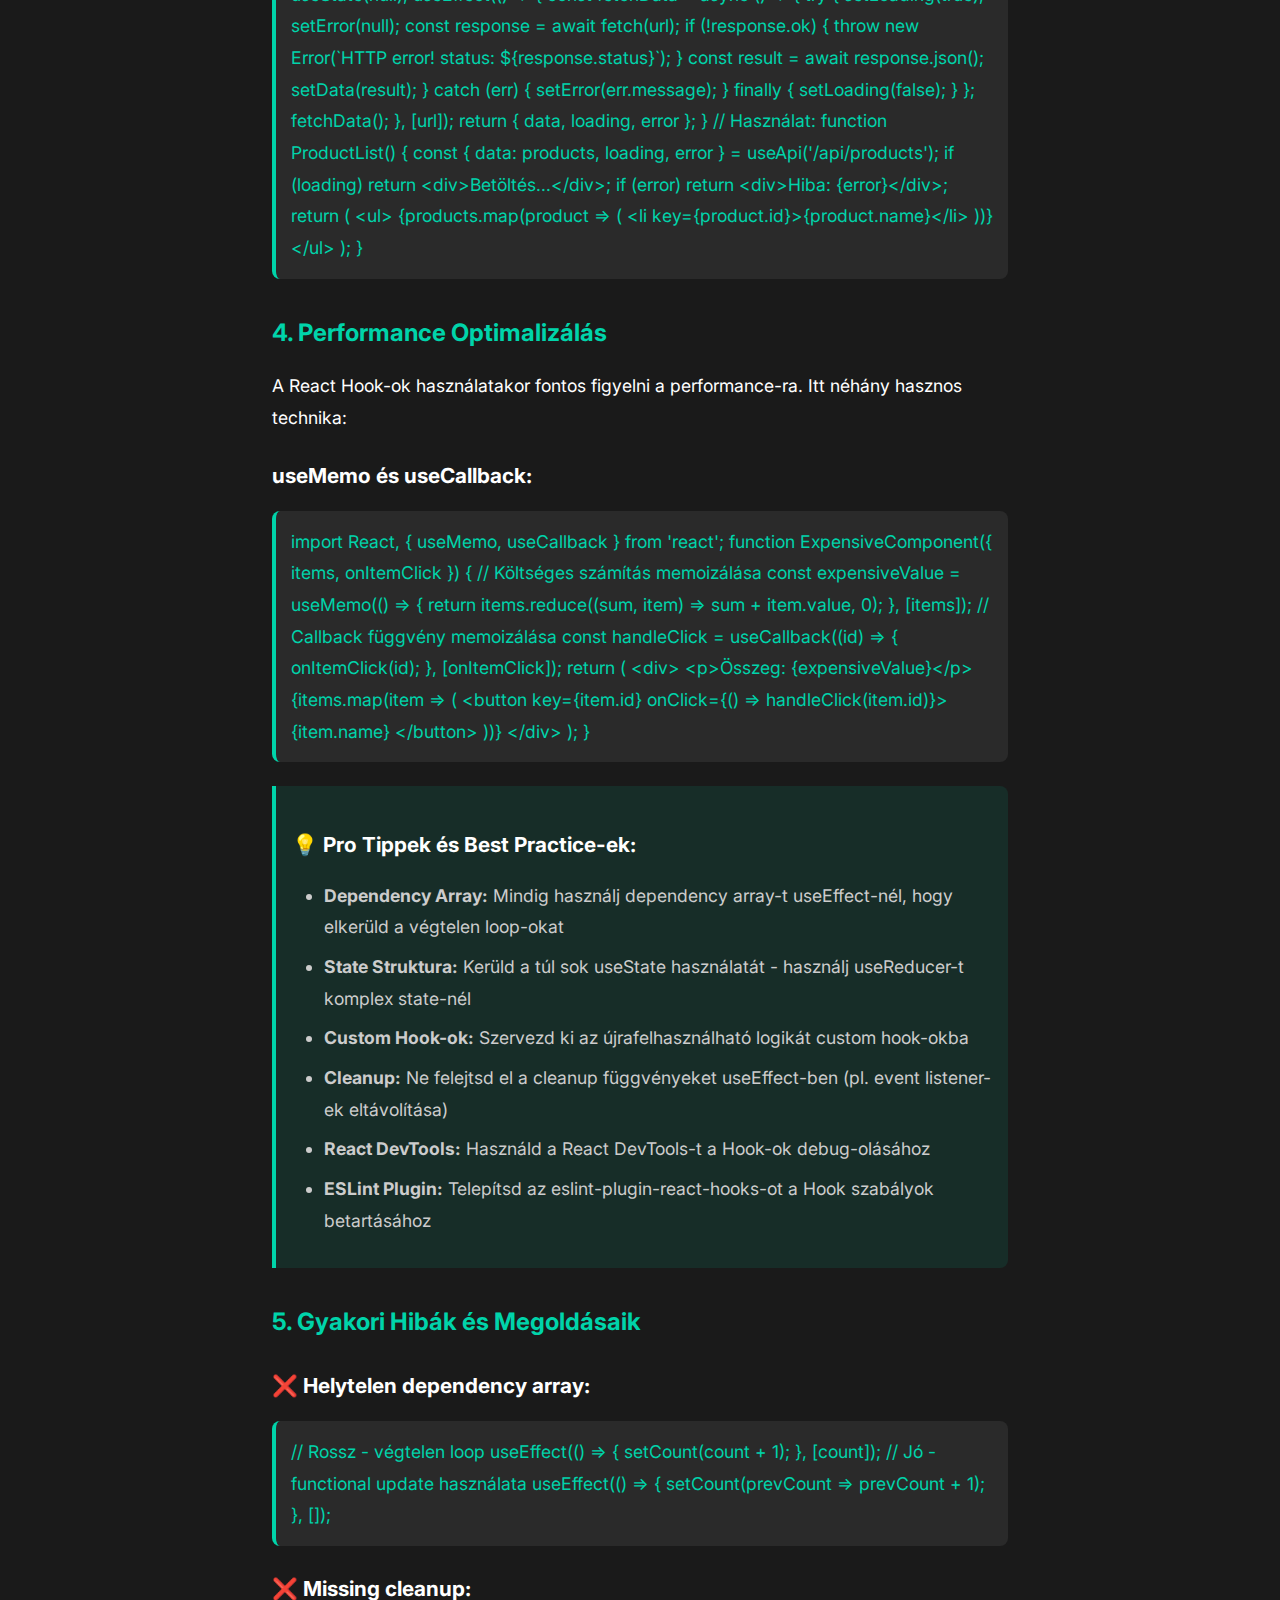
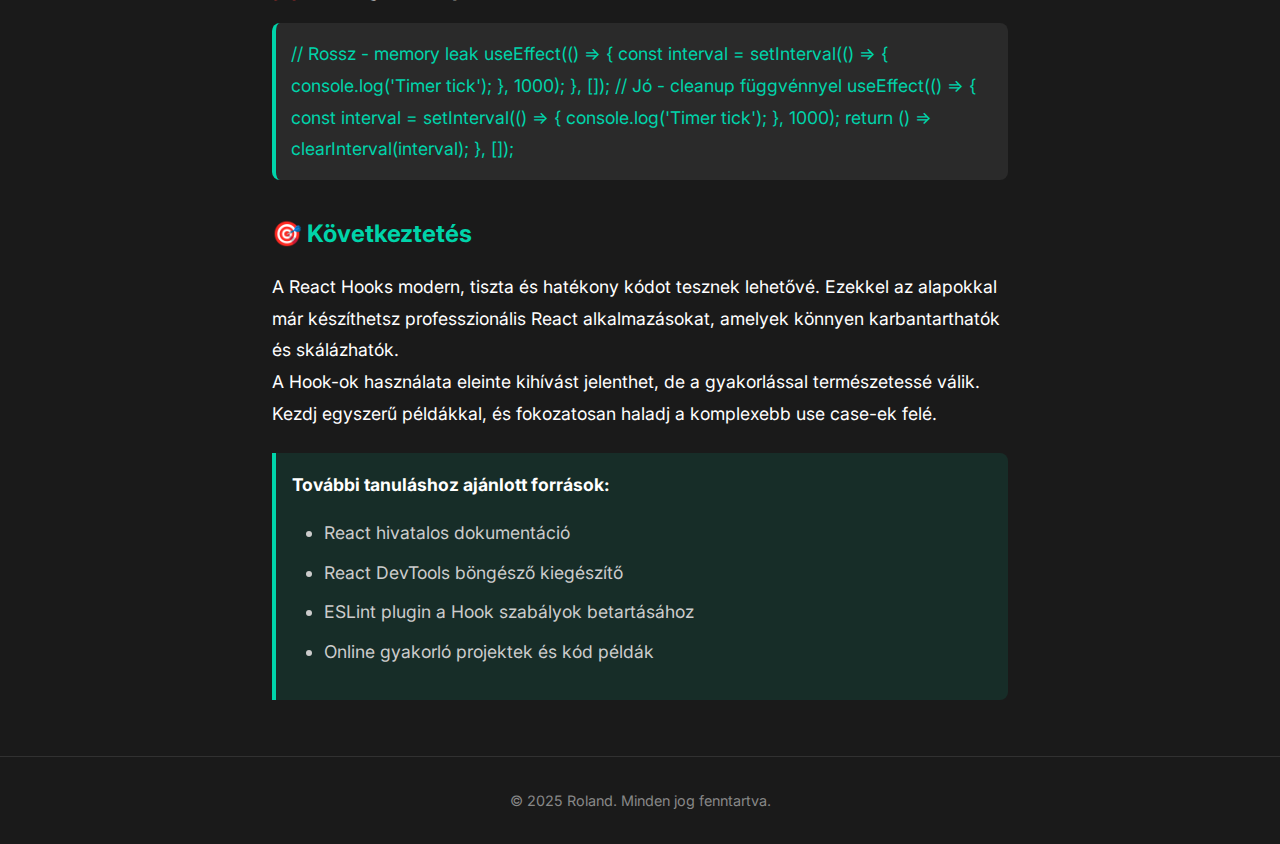
<file: react-hooks-tutorial.html>
<!DOCTYPE html>
<html lang="hu">
<head>
    <meta charset="UTF-8">
    <meta name="viewport" content="width=device-width, initial-scale=1.0">
    <title>React Hooks Tutorial - Roland Portfolio</title>
    <meta name="description" content="Részletes React Hooks tutorial Roland webfejlesztőtől. Gyakorlati példák és tippek a modern React fejlesztéshez.">
    <link rel="stylesheet" href="styles.css?v=20250819">
    <link rel="stylesheet" href="cookie.css?v=20250819">
    <link href="https://cdn-uicons.flaticon.com/uicons-regular-rounded/css/uicons-regular-rounded.css" rel="stylesheet">
    <link href="https://fonts.googleapis.com/css2?family=Inter:wght@300;400;500;600;700&display=swap" rel="stylesheet" crossorigin="anonymous">
    <link rel="canonical" href="https://rolandbagyula.github.io/rolandportfolio/react-hooks-tutorial.html">
    <style>
        /* Global font family - Inter for minimal design */
        * {
            font-family: 'Inter', sans-serif !important;
        }
        
        /* Logo styling for tutorial */
        .logo {
            display: flex !important;
            align-items: center !important;
            gap: 0.8rem !important;
        }
        
        .header-image {
            width: 28px !important;
            height: 28px !important;
            border-radius: 50% !important;
            transition: all 0.3s ease !important;
            object-fit: cover !important;
        }
        
        .header-image:hover {
            transform: scale(1.05) !important;
            box-shadow: 0 4px 15px rgba(0, 212, 170, 0.4) !important;
        }
        
        .logo-text h2 {
            margin: 0 !important;
            font-size: 1.5rem !important;
            font-weight: 700 !important;
            color: #ffffff !important;
        }
        
        .logo-text span {
            font-size: 0.8rem !important;
            color: #00d4aa !important;
            font-weight: 400 !important;
        }
        
        .logo-white, .logo-cyan {
            font-size: inherit !important;
            font-weight: inherit !important;
            font-family: inherit !important;
        }
        
        .logo-white {
            color: #ffffff !important;
        }
        
        .logo-cyan {
            color: #00d4aa !important;
        }
        
        @media (max-width: 768px) {
            .logo-text h2 {
                font-size: 1.3rem !important;
            }
            
            .logo-text span {
                font-size: 0.7rem !important;
            }
        }
        
        /* Article specific styles */
        .article-container {
            max-width: 800px;
            margin: 0 auto;
            padding: 2rem;
        }
        
        .article-header {
            text-align: center;
            margin-bottom: 3rem;
            padding-bottom: 2rem;
            border-bottom: 1px solid rgba(255, 255, 255, 0.1);
        }
        
        .article-title {
            font-size: 2.5rem;
            font-weight: 700;
            margin-bottom: 1rem;
            color: var(--text-primary);
        }
        
        .article-meta {
            display: flex;
            justify-content: center;
            gap: 2rem;
            margin-bottom: 1rem;
            color: var(--text-secondary);
        }
        
        .article-tags {
            display: flex;
            justify-content: center;
            gap: 0.5rem;
            flex-wrap: wrap;
        }
        
        .article-content {
            line-height: 1.8;
            font-size: 1.1rem;
        }
        
        .article-content h2 {
            color: var(--accent-color);
            margin: 2rem 0 1rem 0;
            font-size: 1.5rem;
        }
        
        .article-content h3 {
            color: var(--text-primary);
            margin: 1.5rem 0 1rem 0;
            font-size: 1.3rem;
        }
        
        .article-content code {
            background: var(--secondary-bg);
            padding: 15px;
            display: block;
            border-radius: 8px;
            color: var(--accent-color);
            margin: 1rem 0;
            font-family: 'Courier New', monospace;
            overflow-x: auto;
            border-left: 4px solid var(--accent-color);
        }
        
        .article-content ul {
            margin: 1rem 0;
            padding-left: 2rem;
        }
        
        .article-content li {
            margin: 0.5rem 0;
            color: var(--text-secondary);
        }
        
        .back-to-blog {
            display: inline-flex;
            align-items: center;
            gap: 0.5rem;
            color: var(--accent-color);
            text-decoration: none;
            margin-bottom: 2rem;
            transition: all 0.3s ease;
        }
        
        .back-to-blog:hover {
            gap: 1rem;
        }
        
        .highlight-box {
            background: rgba(0, 212, 170, 0.1);
            border-left: 4px solid var(--accent-color);
            padding: 1rem;
            margin: 1.5rem 0;
            border-radius: 0 8px 8px 0;
        }
        
        /* Mobile Menu Button */
        .mobile-menu-btn {
            display: none !important;
            color: #ffffff !important;
            font-size: 1.5rem !important;
            cursor: pointer !important;
            transition: color 0.3s ease !important;
        }
        
        .mobile-menu-btn:hover {
            color: #00bfa5 !important;
        }
        
        /* Mobile Navigation */
        @media screen and (max-width: 768px) {
            .mobile-menu-btn {
                display: block !important;
            }
            
            .nav {
                position: fixed !important;
                top: 70px !important;
                left: -100% !important;
                width: 100% !important;
                height: calc(100vh - 70px) !important;
                background: rgba(26, 26, 26, 0.98) !important;
                backdrop-filter: blur(10px) !important;
                flex-direction: column !important;
                justify-content: flex-start !important;
                align-items: center !important;
                padding-top: 3rem !important;
                gap: 0.5rem !important;
                transition: left 0.3s ease !important;
                z-index: 999 !important;
                overflow-y: auto !important;
            }
            
            .nav.active {
                left: 0 !important;
                transform: translateX(0) !important;
            }
            
            .nav-link {
                font-size: 1.2rem !important;
                padding: 0.5rem 0.75rem !important;
                width: 100% !important;
                text-align: center !important;
                border-bottom: 1px solid rgba(255, 255, 255, 0.1) !important;
            }
        }
        
        /* Back to Top Button */
        .back-to-top {
            position: fixed !important;
            bottom: 30px !important;
            right: 30px !important;
            width: 55px !important;
            height: 55px !important;
            background: #00d4aa !important;
            color: #0a0a0a !important;
            border: none !important;
            border-radius: 50% !important;
            font-size: 1.4rem !important;
            cursor: pointer !important;
            opacity: 0 !important;
            visibility: hidden !important;
            transform: translateY(30px) !important;
            transition: all 0.4s cubic-bezier(0.4, 0, 0.2, 1) !important;
            box-shadow: 0 10px 30px rgba(0, 212, 170, 0.4) !important;
            border: 2px solid rgba(0, 212, 170, 0.3) !important;
            z-index: 1000 !important;
            display: flex !important;
            align-items: center !important;
            justify-content: center !important;
        }
        
        .back-to-top i {
            font-size: 1.4rem !important;
            color: #0a0a0a !important;
            line-height: 1 !important;
            display: block !important;
        }
        
        .back-to-top.show {
            opacity: 1 !important;
            visibility: visible !important;
            transform: translateY(0) !important;
            animation: backToTopPulse 0.6s ease-out !important;
        }
        
        .back-to-top:hover {
            transform: translateY(-8px) scale(1.1) !important;
            box-shadow: 0 15px 35px rgba(0, 212, 170, 0.6) !important;
            background: #00bfa5 !important;
            border-color: rgba(0, 212, 170, 0.6) !important;
        }
        
        .back-to-top:active {
            transform: translateY(-4px) scale(1.1) !important;
            box-shadow: 0 10px 25px rgba(0, 212, 170, 0.5) !important;
        }
        
        @keyframes backToTopPulse {
            0% {
                transform: translateY(30px) scale(0.8);
                opacity: 0;
            }
            50% {
                transform: translateY(-5px) scale(1.1);
                opacity: 0.8;
            }
            100% {
                transform: translateY(0) scale(1);
                opacity: 1;
            }
        }
        
        @media (max-width: 768px) {
            .back-to-top {
                bottom: 25px !important;
                right: 25px !important;
                width: 50px !important;
                height: 50px !important;
                font-size: 1.1rem !important;
            }
        }
        
        /* Flaticon visibility fix */
        .mobile-menu-btn i {
            font-size: 1.5rem !important;
            color: #00d4aa !important;
            display: block !important;
            line-height: 1 !important;
        }
        
        .back-to-top i {
            font-size: 1.4rem !important;
            color: #0a0a0a !important;
            display: block !important;
            line-height: 1 !important;
        }
        
        .back-to-blog i {
            font-size: 1.2rem !important;
            color: #ffffff !important;
            display: inline-block !important;
            margin-right: 0.5rem !important;
        }
        
        /* Enhanced CTA Button Styles */
        .cta-button {
            display: inline-block !important;
            padding: 20px 40px !important;
            background: linear-gradient(135deg, #00d4aa, #00b894) !important;
            color: white !important;
            text-decoration: none !important;
            border-radius: 50px !important;
            font-weight: 700 !important;
            font-size: 1.1rem !important;
            letter-spacing: 1.2px !important;
            text-transform: uppercase !important;
            transition: all 0.4s cubic-bezier(0.4, 0, 0.2, 1) !important;
            border: 2px solid transparent !important;
            position: relative !important;
            overflow: hidden !important;
            box-shadow: 0 8px 25px rgba(0, 212, 170, 0.3) !important;
            transform: translateY(0) !important;
        }
        
        .cta-primary {
            font-size: 1.2rem !important;
            padding: 22px 45px !important;
            box-shadow: 0 10px 30px rgba(0, 212, 170, 0.4) !important;
        }
        
        .cta-button:hover {
            transform: translateY(-4px) scale(1.02) !important;
            box-shadow: 0 20px 40px rgba(0, 212, 170, 0.5) !important;
            background: linear-gradient(135deg, #00b894, #00a085) !important;
        }
        
        .cta-primary:hover {
            transform: translateY(-5px) scale(1.03) !important;
            box-shadow: 0 25px 50px rgba(0, 212, 170, 0.6) !important;
        }
        
        /* Enhanced Section Titles */
        .section-title-enhanced {
            font-size: 2.8rem !important;
            line-height: 1.2 !important;
            margin-bottom: 2rem !important;
            text-shadow: 0 2px 4px rgba(0, 0, 0, 0.3) !important;
        }
        
        /* Enhanced button interactions */
        .cta-button::before {
            content: '' !important;
            position: absolute !important;
            top: 0 !important;
            left: -100% !important;
            width: 100% !important;
            height: 100% !important;
            background: linear-gradient(90deg, transparent, rgba(255, 255, 255, 0.2), transparent) !important;
            transition: left 0.6s ease !important;
        }
        
        .cta-button:hover::before {
            left: 100% !important;
        }
        
        /* Accessibility - Focus states */
        .cta-button:focus, .nav-link:focus, input:focus, textarea:focus, button:focus {
            outline: 3px solid #00d4aa !important;
            outline-offset: 2px !important;
            box-shadow: 0 0 0 3px rgba(0, 212, 170, 0.3) !important;
        }
        
        .mobile-menu-btn:focus {
            outline: 2px solid #00d4aa !important;
            outline-offset: 2px !important;
        }
        
        /* Skip to content link */
        .skip-link {
            position: absolute !important;
            top: -40px !important;
            left: 6px !important;
            background: #00d4aa !important;
            color: white !important;
            padding: 8px !important;
            text-decoration: none !important;
            border-radius: 4px !important;
            z-index: 1000 !important;
            transition: top 0.3s !important;
        }
        
        .skip-link:focus {
            top: 6px !important;
        }
        
        /* Mobile UX Optimizations */
        @media (max-width: 768px) {
            .section-title-enhanced {
                font-size: 2.2rem !important;
            }
            
            /* Touch targets minimum 44px */
            .cta-button, .nav-link, .mobile-menu-btn, .back-to-top {
                min-height: 44px !important;
                min-width: 44px !important;
                display: flex !important;
                align-items: center !important;
                justify-content: center !important;
            }
            
            .mobile-menu-btn {
                padding: 12px !important;
                font-size: 1.5rem !important;
            }
            
            /* Mobile menu animation enhancement */
            .nav.active {
                animation: slideDown 0.3s ease-out !important;
            }
            
            .container {
                padding: 0 1rem !important;
            }
        }
        
        @media (max-width: 480px) {
            .section-title-enhanced {
                font-size: 1.8rem !important;
            }
            
            .article-content {
                padding: 1rem !important;
            }
            
            .article-content h3 {
                font-size: 1.2rem !important;
            }
            
            .article-content p {
                font-size: 0.9rem !important;
                line-height: 1.6 !important;
            }
            
            .article-content pre {
                font-size: 0.8rem !important;
                padding: 1rem !important;
                overflow-x: auto !important;
            }
        }
        
        @keyframes slideDown {
            from {
                opacity: 0;
                transform: translateY(-10px);
            }
            to {
                opacity: 1;
                transform: translateY(0);
            }
        }
    </style>
</head>
<body>
    <a href="#main" class="skip-link">Ugrás a tartalomhoz</a>
    <!-- Header -->
    <header class="header">
        <div class="container">
            <div class="logo">
                <img src="főkép.jpg" alt="Főkép" class="header-image" onclick="scrollToTop()" style="cursor: pointer;">
            </div>
            <nav class="nav">
                <a href="index.html" class="nav-link">HOME</a>
                <a href="index.html#about" class="nav-link">RÓLAM</a>
                <a href="index.html#services" class="nav-link">SZOLGÁLTATÁSOK</a>
                <a href="index.html#projects" class="nav-link">PROJEKTEK</a>
                <a href="blog.html" class="nav-link">BLOG</a>
                <a href="index.html#contact" class="nav-link">KAPCSOLAT</a>
            </nav>
            <div class="mobile-menu-btn">
                <i class="fi fi-rr-menu-burger"></i>
            </div>
        </div>
    </header>

    <!-- Article Content -->
    <main id="main" class="article-container" style="margin-top: 120px;">
        <a href="blog.html" class="back-to-blog">
            <i class="fi fi-rr-angle-left"></i>
            Vissza a bloghoz
        </a>
        
        <article>
            <header class="article-header">
                <h1 class="article-title">React Hooks: A Modern Fejlesztés Alapjai</h1>
                <div class="image-placeholder" role="img" aria-label="Cikk képe">
                    📝
                </div>
                <div class="article-meta">
                    <span>
                        📅
                        2025. Jan 12.
                    </span>
                    <span>
                        ⏰
                        8 perc olvasás
                    </span>
                    <span>
                        👤
                        Roland
                    </span>
                </div>
                <div class="article-tags">
                    <span class="tag">React</span>
                    <span class="tag">Hooks</span>
                    <span class="tag">useState</span>
                    <span class="tag">useEffect</span>
                    <span class="tag">Custom Hooks</span>
                </div>
            </header>
            
            <div class="article-content">
                <h2>🚀 Bevezetés a React Hooks világába</h2>
                
                <p>A React Hooks forradalmasították a modern React fejlesztést. A React 16.8 verziójában bevezetett Hooks lehetővé teszik, hogy funkcionális komponensekben is használhassuk a state-et és más React funkciókat, anélkül hogy class komponenseket kellene írnunk.</p>
                
                <div class="highlight-box">
                    <strong>🎯 Mit fogsz megtanulni ebben a cikkben:</strong>
                    <ul>
                        <li>useState és useEffect Hook-ok alapjai</li>
                        <li>Custom Hook-ok készítése</li>
                        <li>Performance optimalizálási technikák</li>
                        <li>Gyakori hibák elkerülése</li>
                        <li>Best practice-ek és pro tippek</li>
                    </ul>
                </div>

                <h2>1. useState Hook - State Kezelés Funkcionális Komponensekben</h2>
                
                <p>A <code>useState</code> a leggyakrabban használt Hook, amely lehetővé teszi a state kezelését funkcionális komponensekben. Egyszerű és intuitív használata miatt ideális kezdőknek és haladóknak egyaránt.</p>
                
                <h3>Alapvető használat:</h3>
                <code>import React, { useState } from 'react';

function Counter() {
  const [count, setCount] = useState(0);
  const [user, setUser] = useState(null);
  const [loading, setLoading] = useState(false);

  return (
    &lt;div&gt;
      &lt;p&gt;Számláló: {count}&lt;/p&gt;
      &lt;button onClick={() =&gt; setCount(count + 1)}&gt;
        Növelés
      &lt;/button&gt;
    &lt;/div&gt;
  );
}</code>

                <h2>2. useEffect Hook - Side Effect-ek Kezelése</h2>
                
                <p>Az <code>useEffect</code> Hook segítségével side effect-eket kezelhetünk, mint például API hívások, DOM manipuláció, vagy feliratkozások. Ez helyettesíti a class komponensek <code>componentDidMount</code>, <code>componentDidUpdate</code> és <code>componentWillUnmount</code> lifecycle metódusait.</p>

                <h3>Példa API hívásra:</h3>
                <code>import React, { useState, useEffect } from 'react';

function UserProfile({ userId }) {
  const [user, setUser] = useState(null);
  const [loading, setLoading] = useState(true);

  useEffect(() =&gt; {
    const fetchUser = async () =&gt; {
      setLoading(true);
      try {
        const response = await fetch(`/api/users/${userId}`);
        const userData = await response.json();
        setUser(userData);
      } catch (error) {
        console.error('Hiba a felhasználó betöltésekor:', error);
      } finally {
        setLoading(false);
      }
    };

    fetchUser();
  }, [userId]); // Dependency array - csak userId változásakor fut újra

  if (loading) return &lt;div&gt;Betöltés...&lt;/div&gt;;
  if (!user) return &lt;div&gt;Felhasználó nem található&lt;/div&gt;;

  return &lt;div&gt;Üdv, {user.name}!&lt;/div&gt;;
}</code>

                <h2>3. Custom Hook-ok - Logika Újrafelhasználása</h2>
                
                <p>A Custom Hook-ok lehetővé teszik, hogy a komponensek közötti logikát újrafelhasználható módon szervezzük ki. Egy custom hook egyszerűen egy JavaScript függvény, amely más Hook-okat használ.</p>

                <h3>useApi Custom Hook példa:</h3>
                <code>import { useState, useEffect } from 'react';

function useApi(url) {
  const [data, setData] = useState(null);
  const [loading, setLoading] = useState(true);
  const [error, setError] = useState(null);

  useEffect(() =&gt; {
    const fetchData = async () =&gt; {
      try {
        setLoading(true);
        setError(null);
        const response = await fetch(url);
        
        if (!response.ok) {
          throw new Error(`HTTP error! status: ${response.status}`);
        }
        
        const result = await response.json();
        setData(result);
      } catch (err) {
        setError(err.message);
      } finally {
        setLoading(false);
      }
    };

    fetchData();
  }, [url]);

  return { data, loading, error };
}

// Használat:
function ProductList() {
  const { data: products, loading, error } = useApi('/api/products');

  if (loading) return &lt;div&gt;Betöltés...&lt;/div&gt;;
  if (error) return &lt;div&gt;Hiba: {error}&lt;/div&gt;;

  return (
    &lt;ul&gt;
      {products.map(product =&gt; (
        &lt;li key={product.id}&gt;{product.name}&lt;/li&gt;
      ))}
    &lt;/ul&gt;
  );
}</code>

                <h2>4. Performance Optimalizálás</h2>
                
                <p>A React Hook-ok használatakor fontos figyelni a performance-ra. Itt néhány hasznos technika:</p>

                <h3>useMemo és useCallback:</h3>
                <code>import React, { useMemo, useCallback } from 'react';

function ExpensiveComponent({ items, onItemClick }) {
  // Költséges számítás memoizálása
  const expensiveValue = useMemo(() =&gt; {
    return items.reduce((sum, item) =&gt; sum + item.value, 0);
  }, [items]);

  // Callback függvény memoizálása
  const handleClick = useCallback((id) =&gt; {
    onItemClick(id);
  }, [onItemClick]);

  return (
    &lt;div&gt;
      &lt;p&gt;Összeg: {expensiveValue}&lt;/p&gt;
      {items.map(item =&gt; (
        &lt;button key={item.id} onClick={() =&gt; handleClick(item.id)}&gt;
          {item.name}
        &lt;/button&gt;
      ))}
    &lt;/div&gt;
  );
}</code>

                <div class="highlight-box">
                    <h3>💡 Pro Tippek és Best Practice-ek:</h3>
                    <ul>
                        <li><strong>Dependency Array:</strong> Mindig használj dependency array-t useEffect-nél, hogy elkerüld a végtelen loop-okat</li>
                        <li><strong>State Struktura:</strong> Kerüld a túl sok useState használatát - használj useReducer-t komplex state-nél</li>
                        <li><strong>Custom Hook-ok:</strong> Szervezd ki az újrafelhasználható logikát custom hook-okba</li>
                        <li><strong>Cleanup:</strong> Ne felejtsd el a cleanup függvényeket useEffect-ben (pl. event listener-ek eltávolítása)</li>
                        <li><strong>React DevTools:</strong> Használd a React DevTools-t a Hook-ok debug-olásához</li>
                        <li><strong>ESLint Plugin:</strong> Telepítsd az eslint-plugin-react-hooks-ot a Hook szabályok betartásához</li>
                    </ul>
                </div>

                <h2>5. Gyakori Hibák és Megoldásaik</h2>

                <h3>❌ Helytelen dependency array:</h3>
                <code>// Rossz - végtelen loop
useEffect(() =&gt; {
  setCount(count + 1);
}, [count]);

// Jó - functional update használata
useEffect(() =&gt; {
  setCount(prevCount =&gt; prevCount + 1);
}, []);</code>

                <h3>❌ Missing cleanup:</h3>
                <code>// Rossz - memory leak
useEffect(() =&gt; {
  const interval = setInterval(() =&gt; {
    console.log('Timer tick');
  }, 1000);
}, []);

// Jó - cleanup függvénnyel
useEffect(() =&gt; {
  const interval = setInterval(() =&gt; {
    console.log('Timer tick');
  }, 1000);

  return () =&gt; clearInterval(interval);
}, []);</code>

                <h2>🎯 Következtetés</h2>
                
                <p>A React Hooks modern, tiszta és hatékony kódot tesznek lehetővé. Ezekkel az alapokkal már készíthetsz professzionális React alkalmazásokat, amelyek könnyen karbantarthatók és skálázhatók.</p>
                
                <p>A Hook-ok használata eleinte kihívást jelenthet, de a gyakorlással természetessé válik. Kezdj egyszerű példákkal, és fokozatosan haladj a komplexebb use case-ek felé.</p>

                <div class="highlight-box">
                    <p><strong>További tanuláshoz ajánlott források:</strong></p>
                    <ul>
                        <li>React hivatalos dokumentáció</li>
                        <li>React DevTools böngésző kiegészítő</li>
                        <li>ESLint plugin a Hook szabályok betartásához</li>
                        <li>Online gyakorló projektek és kód példák</li>
                    </ul>
                </div>
            </div>
        </article>
    </main>

    <!-- Footer -->
    <footer class="footer">
        <div class="container">
            <p>&copy; 2025 Roland. Minden jog fenntartva.</p>
        </div>
    </footer>
    
    <!-- Back to Top Button -->
    <button id="backToTop" class="back-to-top" title="Vissza az oldal tetejére">
        <i class="fi fi-rr-angle-up"></i>
    </button>
    
    <!-- GDPR Cookie Banner -->
    <div id="cookieBanner" class="cookie-banner" role="dialog" aria-live="polite" aria-label="Süti hozzájárulás">
        <div class="cookie-content">
            <p>Ez a weboldal sütiket használ a felhasználói élmény javítására. A részleteket az Adatvédelmi tájékoztatóban találod.</p>
            <div class="cookie-actions">
                <button id="cookieDeny" class="cookie-btn secondary" type="button">Elutasítom</button>
                <button id="cookieAccept" class="cookie-btn" type="button">Elfogadom</button>
            </div>
        </div>
    </div>

    <script src="script.js"></script>

    <script>
        // Mobile Menu and Back to Top functionality for tutorial page
        document.addEventListener('DOMContentLoaded', function() {
            const backToTopBtn = document.getElementById('backToTop');
            const mobileMenuBtn = document.querySelector('.mobile-menu-btn');
            const nav = document.querySelector('.nav');
            
            // Mobile menu toggle
            if (mobileMenuBtn && nav) {
                mobileMenuBtn.addEventListener('click', function() {
                    nav.classList.toggle('active');
                    
                });
                
                // Close mobile menu when clicking on a link
                const navLinks = document.querySelectorAll('.nav-link');
                navLinks.forEach(link => {
                    link.addEventListener('click', function() {
                        nav.classList.remove('active');
                    });
                });
                
                // Close mobile menu when clicking outside
                document.addEventListener('click', function(e) {
                    if (!nav.contains(e.target) && !mobileMenuBtn.contains(e.target)) {
                        nav.classList.remove('active');
                    }
                });
            }
            
            // Back to Top Button functionality
            if (backToTopBtn) {
                // Show/hide button based on scroll position
                window.addEventListener('scroll', function() {
                    if (window.pageYOffset > 300) {
                        backToTopBtn.classList.add('show');
                    } else {
                        backToTopBtn.classList.remove('show');
                    }
                });
                
                // Smooth scroll to top when clicked
                backToTopBtn.addEventListener('click', function() {
                    window.scrollTo({
                        top: 0,
                        behavior: 'smooth'
                    });
                });
            }
        });
    </script>
</body>
</html>
</file>
<file: cookie.css>
/* Cookie Banner Styles - loaded globally on all pages */
:root {
  --cookie-bg: rgba(26, 26, 26, 0.98);
  --cookie-text: #dddddd;
  --cookie-border: rgba(255, 255, 255, 0.15);
  --cookie-btn-bg: #00d4aa;
  --cookie-btn-bg-hover: #00bfa5;
  --cookie-btn-text: #0a0a0a;
  --cookie-btn-outline: rgba(255, 255, 255, 0.3);
}

/* Base banner */
.cookie-banner {
  position: fixed;
  left: 50%;
  bottom: 20px;
  transform: translateX(-50%);
  width: min(800px, calc(100% - 40px));
  background: var(--cookie-bg);
  color: #fff;
  border: 1px solid var(--cookie-border);
  border-radius: 12px;
  padding: 1rem;
  box-shadow: 0 10px 30px rgba(0, 0, 0, 0.4);
  z-index: 2000;
  display: none;
}
.cookie-banner.show { display: block; }

/* Content layout */
.cookie-banner .cookie-content {
  display: flex;
  gap: 1rem;
  align-items: center;
  justify-content: space-between;
  flex-wrap: wrap;
}
.cookie-banner p { margin: 0; color: var(--cookie-text); font-size: 0.95rem; line-height: 1.5; }

/* Actions */
.cookie-actions { display: flex; gap: 0.5rem; }
.cookie-btn {
  background: var(--cookie-btn-bg);
  color: var(--cookie-btn-text);
  border: none;
  padding: 0.65rem 1rem;
  border-radius: 8px;
  cursor: pointer;
  font-weight: 600;
  transition: background 0.2s ease, transform 0.1s ease;
}
.cookie-btn:hover { background: var(--cookie-btn-bg-hover); }
.cookie-btn:active { transform: translateY(1px); }
.cookie-btn.secondary {
  background: transparent;
  border: 1px solid var(--cookie-btn-outline);
  color: #fff;
}

/* Responsive */
@media (max-width: 768px) {
  .cookie-banner { bottom: 12px; width: calc(100% - 24px); }
  .cookie-banner .cookie-content { flex-direction: column; align-items: flex-start; gap: 0.8rem; }
  .cookie-actions { width: 100%; justify-content: flex-end; }
}

@media (min-width: 1024px) {
  .cookie-banner p { font-size: 1rem; }
  .cookie-btn { padding: 0.7rem 1.1rem; }
}
</file>
<file: css/mobile-menu.css>
/* Mobile Menu Styles */
.mobile-menu-btn {
    display: none;
    background: none;
    border: none;
    color: var(--text-color);
    font-size: 1.5rem;
    cursor: pointer;
    z-index: 1001;
    padding: 10px;
    position: relative;
}

.mobile-menu-overlay {
    position: fixed;
    top: 0;
    left: 0;
    right: 0;
    bottom: 0;
    background-color: rgba(0, 0, 0, 0.5);
    z-index: 998;
    opacity: 0;
    visibility: hidden;
    transition: all 0.3s ease;
    pointer-events: none;
    -webkit-tap-highlight-color: transparent;
}

.mobile-menu-overlay.active {
    opacity: 1;
    visibility: visible;
    pointer-events: auto;
}

@media (max-width: 992px) {
    .mobile-menu-btn {
        display: block;
    }

    .nav {
        position: fixed;
        top: 0;
        right: -300px;
        width: 300px;
        height: 100vh;
        background-color: var(--primary-bg);
        flex-direction: column;
        padding: 80px 20px 20px;
        z-index: 999;
        transition: right 0.3s ease;
        box-shadow: -5px 0 15px rgba(0, 0, 0, 0.1);
        overflow-y: auto;
        display: flex !important;
        margin: 0;
        -webkit-overflow-scrolling: touch;
    }

    .nav.active {
        right: 0;
    }

    .nav-link {
        display: block;
        padding: 12px 15px;
        margin: 5px 0;
        border-radius: 4px;
        color: var(--text-color);
        text-decoration: none;
        transition: background-color 0.2s ease;
        -webkit-tap-highlight-color: rgba(255, 255, 255, 0.1);
    }

    .nav-link:hover {
        background-color: rgba(255, 255, 255, 0.1);
    }

    .language-switcher {
        margin-top: 20px;
        padding-top: 20px;
        border-top: 1px solid rgba(255, 255, 255, 0.1);
        text-align: center;
        font-weight: bold;
        color: var(--text-color);
    }

    /* Ensure the menu is on top of other content */
    .header {
        position: relative;
        z-index: 1000;
    }
}
</file>
<file: styles.css>
/* Main stylesheet (migrated from root styles.css) */
/* Reset and Base Styles */
* {
    margin: 0;
    padding: 0;
    box-sizing: border-box;
}

/* Fluid media defaults for responsive images/videos/SVGs */
img, picture, video, canvas, svg {
    max-width: 100%;
    height: auto;
    display: block;
}

:root {
    /* Colors */
    --primary-bg: #1a1a1a;
    --secondary-bg: #2a2a2a;
    --accent-color: #00d4aa;
    --accent-hover: #00bfa5;
    --text-primary: #ffffff;
    --text-secondary: #cccccc;
    --text-muted: #888888;
    
    /* Typography */
    --font-primary: 'Inter', sans-serif;
    --font-weight-light: 300;
    --font-weight-regular: 400;
    --font-weight-medium: 500;
    --font-weight-semibold: 600;
    --font-weight-bold: 700;
    
    /* Spacing */
    --container-max-width: 1200px;
    --section-padding: 100px 0;
    --element-spacing: 2rem;
    
    /* Effects */
    --transition: all 0.3s ease;
    --border-radius: 8px;
    --box-shadow: 0 10px 30px rgba(0, 0, 0, 0.3);
}

body {
    font-family: var(--font-primary);
    background-color: var(--primary-bg);
    color: var(--text-primary);
    line-height: 1.6;
    overflow-x: hidden;
}

.container {
    max-width: var(--container-max-width);
    margin: 0 auto;
    padding: 0 2rem;
}

/* Header */
.header {
    position: fixed;
    top: 0;
    left: 0;
    width: 100%;
    background: rgba(26, 26, 26, 0.95);
    backdrop-filter: blur(10px);
    z-index: 1000;
    padding: 1rem 0;
    transition: var(--transition);
}

.header .container {
    display: flex;
    justify-content: space-between;
    align-items: center;
}

.logo h2 {
    color: var(--accent-color);
    font-weight: var(--font-weight-bold);
    font-size: 1.5rem;
    margin-bottom: 0.2rem;
}

.logo span {
    color: var(--text-secondary);
    font-size: 0.8rem;
    font-weight: var(--font-weight-light);
}

.nav {
    display: flex;
    gap: 2rem;
}

.nav-link {
    color: var(--text-secondary);
    text-decoration: none;
    font-weight: var(--font-weight-medium);
    font-size: 0.9rem;
    transition: var(--transition);
    position: relative;
}

.nav-link:hover {
    color: var(--accent-color);
}

.nav-link::after {
    content: '';
    position: absolute;
    bottom: -5px;
    left: 0;
    width: 0;
    height: 2px;
    background: var(--accent-color);
    transition: var(--transition);
}

.nav-link:hover::after {
    width: 100%;
}

.mobile-menu-btn {
    display: none;
    color: var(--text-primary);
    font-size: 1.5rem;
    cursor: pointer;
    background: none;
    border: none;
    padding: 0.5rem;
    transition: color 0.3s ease;
}

.mobile-menu-btn:hover {
    color: var(--accent-color);
}

/* Hero Section */
.hero {
    padding: 110px 0 0.375rem;
    min-height: 85vh;
    display: flex;
    align-items: center;
}

.hero-content {
    display: flex;
    flex-direction: column;
    align-items: center;
    text-align: center;
    max-width: 800px;
    margin: 0 auto;
}

.hero-label { color: var(--accent-color); font-size: 0.9rem; font-weight: var(--font-weight-semibold); letter-spacing: 2px; margin-bottom: 1rem; }
.hero-title { font-size: 3.5rem; font-weight: var(--font-weight-bold); line-height: 1.2; margin-bottom: 1.5rem; }
.highlight { color: var(--accent-color); }
.hero-description { color: var(--text-secondary); font-size: 1.1rem; line-height: 1.8; margin-bottom: 2.5rem; }

.cta-button { background: transparent; border: 2px solid var(--accent-color); color: var(--accent-color); padding: 1rem 2rem; font-family: var(--font-primary); font-weight: var(--font-weight-semibold); font-size: 0.9rem; cursor: pointer; transition: var(--transition); text-transform: uppercase; letter-spacing: 1px; }
.cta-button:hover { background: var(--accent-color); color: var(--primary-bg); box-shadow: 0 0 20px rgba(0, 212, 170, 0.4); }

.hero-image { display:flex; justify-content:center; align-items:center; }
.image-placeholder { width:300px; height:300px; background: linear-gradient(135deg, var(--accent-color), var(--accent-hover)); border-radius: 50%; display:flex; justify-content:center; align-items:center; font-size:4rem; color: var(--primary-bg); box-shadow: 0 0 50px rgba(0, 212, 170, 0.3); }

/* Services Section */
.services { padding: var(--section-padding); background: var(--secondary-bg); }
.services-header { max-width: 600px; margin-bottom: 4rem; }
.section-label { color: var(--accent-color); font-size: 0.9rem; font-weight: var(--font-weight-semibold); letter-spacing: 2px; margin-bottom: 1rem; }
.section-title { font-size: 2.5rem; font-weight: var(--font-weight-bold); margin-bottom: 1.5rem; }
.section-description { color: var(--text-secondary); font-size: 1rem; line-height: 1.8; margin-bottom: 2rem; }
.view-all-btn { background: transparent; border: 1px solid var(--accent-color); color: var(--accent-color); padding: 0.8rem 1.5rem; font-family: var(--font-primary); font-weight: var(--font-weight-medium); font-size: 0.8rem; cursor: pointer; transition: var(--transition); text-transform: uppercase; }
.view-all-btn:hover { background: var(--accent-color); color: var(--primary-bg); }

.services-grid { display: grid; grid-template-columns: repeat(auto-fit, minmax(260px, 1fr)); gap: 2rem; }
.service-card { background: var(--primary-bg); padding: 2.5rem; border-radius: var(--border-radius); transition: var(--transition); border: 1px solid rgba(0, 212, 170, 0.1); }
.service-card:hover { transform: translateY(-10px); box-shadow: var(--box-shadow); border-color: var(--accent-color); }
.service-icon { width: 60px; height: 60px; background: linear-gradient(135deg, var(--accent-color), var(--accent-hover)); border-radius: var(--border-radius); display:flex; justify-content:center; align-items:center; font-size:1.5rem; color: var(--primary-bg); margin-bottom: 1.5rem; }
.service-card h3 { font-size: 1.2rem; font-weight: var(--font-weight-semibold); margin-bottom: 1rem; }
.service-card p { color: var(--text-secondary); font-size: 0.9rem; line-height: 1.6; }

/* About Section */
.about { padding: var(--section-padding); }
.about { padding-top: 0.75rem; }
.about-content { display:grid; grid-template-columns: repeat(auto-fit, minmax(280px, 1fr)); gap: 4rem; align-items: center; }
.about-image .image-placeholder { width: 400px; height: 500px; background: var(--secondary-bg); border-radius: var(--border-radius); display:flex; justify-content:center; align-items:center; font-size: 5rem; color: var(--accent-color); }
.about-description { color: var(--text-secondary); font-size: 1rem; line-height: 1.8; margin-bottom: 2.5rem; }
.skills { display:flex; flex-direction: column; gap: 1.5rem; }
.skill-item { display:flex; align-items:center; gap: 1rem; }
.skill-icon { 
    width: 50px;
    height: 50px;
    min-width: 50px;
    min-height: 50px;
    background: linear-gradient(135deg, var(--accent-color), var(--accent-hover));
    border-radius: var(--border-radius);
    display: flex;
    justify-content: center;
    align-items: center;
    font-size: 1.2rem;
    color: var(--primary-bg);
    padding: 0;
    margin: 0;
    box-sizing: border-box;
}
.skill-content h4 { font-size: 1.1rem; font-weight: var(--font-weight-semibold); margin-bottom: 0.3rem; }
.skill-content p { color: var(--text-secondary); font-size: 0.9rem; }

/* Stats Section */
.stats { padding:4rem 0; background: var(--secondary-bg); }
.stats-grid { display:grid; grid-template-columns: repeat(4,1fr); gap: 2rem; }
.stat-item { text-align:center; padding:2rem; }
.stat-icon { font-size:2rem; color: var(--accent-color); margin-bottom: 1rem; }
.stat-number { font-size:2.5rem; font-weight: var(--font-weight-bold); color: var(--accent-color); margin-bottom: 0.5rem; }
.stat-label { color: var(--text-secondary); font-size: 0.9rem; font-weight: var(--font-weight-medium); letter-spacing: 1px; }

/* Footer */
.footer { padding: 2rem 0; background: var(--primary-bg); text-align:center; border-top: 1px solid rgba(255,255,255,0.1); }
.footer p { color: var(--text-muted); font-size: 0.9rem; }

/* Responsive Design */
@media (max-width: 768px) {
    .nav-links { display: none; flex-direction: column; position: absolute; top: 60px; right: 15px; background: #444; padding: 15px; border-radius: 8px; max-height: 70vh; overflow-y: auto; }
    .nav-links.active { display:flex; }
    .nav { display:none; }
    .mobile-menu-btn { display:block; }
    .hero-content, .about-content { grid-template-columns: 1fr; gap: 2rem; text-align:center; }
    .about-image { display:flex !important; justify-content:center !important; align-items:center !important; width:100% !important; }
    .hero { padding: 80px 0 1.2rem; }
    .about { padding-top: 1.5rem; }
    .hero-title { font-size: 2.5rem; }
    .services-grid { grid-template-columns: 1fr; }
    .stats-grid { grid-template-columns: repeat(2,1fr); }
    .image-placeholder { width:250px !important; height:250px !important; font-size:3rem !important; }
    .about-image .image-placeholder { height:300px !important; }
}

@media (max-width: 480px) {
    .container { padding: 0 1rem; }
    .hero { padding: 60px 0 1rem; }
    .about { padding-top: 1rem; }
    .hero-title { font-size: 2rem; }
    .section-title { font-size: 2rem; }
    .stats-grid { grid-template-columns: 1fr; }
}

/* Smooth Scrolling */
html { scroll-behavior: smooth; }

/* Custom Scrollbar */
::-webkit-scrollbar { width: 8px; }
::-webkit-scrollbar-track { background: var(--primary-bg); }
::-webkit-scrollbar-thumb { background: var(--accent-color); border-radius: 4px; }
::-webkit-scrollbar-thumb:hover { background: var(--accent-hover); }

/* Blog Specific Styles */
.nav-link.active { color: var(--accent-color); }
.nav-link.active::after { width: 100%; }

/* Blog Hero Section */
.blog-hero { padding: 120px 0 80px; background: var(--secondary-bg); text-align:center; }
.blog-hero-content { max-width: 800px; margin: 0 auto; }
.blog-hero-title { font-size: 3rem; font-weight: var(--font-weight-bold); line-height: 1.2; margin-bottom: 1.5rem; }
.blog-hero-description { color: var(--text-secondary); font-size: 1.1rem; line-height: 1.8; }

/* Blog Categories */
.blog-categories { padding: 2rem 0; background: var(--primary-bg); border-bottom: 1px solid rgba(255,255,255,0.1); }
.categories-filter { display:flex; justify-content:center; gap:1rem; flex-wrap: wrap; }
.category-btn { background: transparent; border: 1px solid var(--text-muted); color: var(--text-secondary); padding: 0.8rem 1.5rem; font-family: var(--font-primary); font-weight: var(--font-weight-medium); font-size: 0.9rem; cursor: pointer; transition: var(--transition); border-radius: var(--border-radius); }
.category-btn:hover, .category-btn.active { border-color: var(--accent-color); color: var(--accent-color); background: rgba(0,212,170,0.1); }

/* Blog Posts Grid */
.blog-posts { padding: var(--section-padding); }
.posts-grid { display:grid; grid-template-columns: repeat(auto-fit, minmax(300px, 1fr)); gap: 2rem; margin-bottom: 3rem; }
.post-card { background: var(--secondary-bg); border-radius: var(--border-radius); overflow: hidden; transition: var(--transition); border: 1px solid rgba(0,212,170,0.1); }
.post-card:hover { transform: translateY(-10px); box-shadow: var(--box-shadow); border-color: var(--accent-color); }
.post-card.featured { grid-column: span 2; display:grid; grid-template-columns: 1fr 1fr; gap: 0; }
.post-image { position: relative; height: 200px; overflow: hidden; }
.featured .post-image { height: auto; }
.post-image .image-placeholder { width: 100%; height: 100%; background: linear-gradient(135deg, var(--accent-color), var(--accent-hover)); display:flex; justify-content:center; align-items:center; font-size: 3rem; color: var(--primary-bg); }
.post-category { position:absolute; top:1rem; left:1rem; background: var(--accent-color); color: var(--primary-bg); padding: 0.3rem 0.8rem; font-size: 0.8rem; font-weight: var(--font-weight-semibold); border-radius: 20px; }
.post-content { padding: 1.5rem; }
.post-meta { display:flex; gap: 1rem; margin-bottom: 1rem; font-size: 0.8rem; color: var(--text-muted); }
.post-meta span { display:flex; align-items:center; gap: 0.3rem; }
.post-title { font-size: 1.3rem; font-weight: var(--font-weight-semibold); line-height: 1.4; margin-bottom: 1rem; color: var(--text-primary); }
.featured .post-title { font-size: 1.8rem; }
.post-excerpt { color: var(--text-secondary); font-size: 0.9rem; line-height: 1.6; margin-bottom: 1.5rem; }
.post-tags { display:flex; gap: 0.5rem; margin-bottom: 1.5rem; flex-wrap: wrap; }
.tag { background: rgba(0,212,170,0.1); color: var(--accent-color); padding: 0.3rem 0.8rem; font-size: 0.7rem; font-weight: var(--font-weight-medium); border-radius: 15px; border: 1px solid rgba(0,212,170,0.2); }
.read-more { color: var(--accent-color); text-decoration: none; font-weight: var(--font-weight-semibold); font-size: 0.9rem; display:flex; align-items:center; gap:0.5rem; transition: var(--transition); }
.read-more:hover { gap: 1rem; }
.read-more i { transition: var(--transition); }

/* Load More Section */
.load-more-section { text-align:center; }
.load-more-btn { background: transparent; border: 2px solid var(--accent-color); color: var(--accent-color); padding: 1rem 2rem; font-family: var(--font-primary); font-weight: var(--font-weight-semibold); font-size:0.9rem; cursor: pointer; transition: var(--transition); border-radius: var(--border-radius); display:flex; align-items:center; gap:0.5rem; margin: 0 auto; }
.load-more-btn:hover { background: var(--accent-color); color: var(--primary-bg); box-shadow: 0 0 20px rgba(0,212,170,0.4); }

/* Newsletter Section */
.newsletter { padding: 4rem 0; background: var(--secondary-bg); }
.newsletter-content { display:grid; grid-template-columns: 1fr 1fr; gap: 3rem; align-items:center; }
.newsletter-text h2 { font-size: 2rem; font-weight: var(--font-weight-bold); margin-bottom: 1rem; color: var(--text-primary); }
.newsletter-text p { color: var(--text-secondary); font-size: 1rem; line-height: 1.6; }
.newsletter-form { display:flex; gap: 1rem; }
.newsletter-form input { flex:1; background: var(--primary-bg); border: 1px solid rgba(255,255,255,0.2); color: var(--text-primary); padding: 1rem; font-family: var(--font-primary); font-size:0.9rem; border-radius: var(--border-radius); transition: var(--transition); }
.newsletter-form input:focus { outline: none; border-color: var(--accent-color); box-shadow: 0 0 0 3px rgba(0,212,170,0.1); }
.newsletter-form input::placeholder { color: var(--text-muted); }
.newsletter-btn { background: var(--accent-color); border:none; color: var(--primary-bg); padding: 1rem 1.5rem; font-family: var(--font-primary); font-weight: var(--font-weight-semibold); font-size:0.9rem; cursor:pointer; transition: var(--transition); border-radius: var(--border-radius); display:flex; align-items:center; gap:0.5rem; white-space: nowrap; }
.newsletter-btn:hover { background: var(--accent-hover); box-shadow: 0 0 20px rgba(0,212,170,0.4); }

/* Blog Responsive */
@media (max-width: 768px) { .blog-hero-title { font-size: 2.5rem; } .categories-filter { justify-content:flex-start; overflow-x:auto; padding-bottom: 0.5rem; } .category-btn { white-space: nowrap; } .posts-grid { grid-template-columns: 1fr; gap: 1.5rem; } .post-card.featured { grid-column: span 1; display:block; } .newsletter-content { grid-template-columns: 1fr; text-align:center; } .newsletter-form { flex-direction: column; } }
@media (max-width: 480px) { .blog-hero-title { font-size: 2rem; } .post-content { padding: 1rem; } .newsletter-text h2 { font-size: 1.5rem; } }

/* Utility */
.skip-link { position:absolute; top:-40px; left:6px; background:#00d4aa; color:#fff; padding:8px; text-decoration:none; border-radius:4px; z-index:1000; transition: top 0.3s; }
.skip-link:focus { top: 6px; }

/* === Migrated from inline <style> in index.html === */
/* Typography override (kept consistent with Google Font import) */
* { font-family: 'Inter', sans-serif; }

/* Emphasis animation */
.highlight-fade { color: #00d4aa; font-weight: 700; display: inline-block; animation: fadeInScale 0.8s ease-out 0.3s both; }
@keyframes fadeInScale { 0% { opacity:0; transform: scale(0.8);} 50% { opacity:0.5; transform: scale(1.1);} 100% { opacity:1; transform: scale(1);} }

/* CTA button gradient style (overrides earlier base) */
.cta-button { background: linear-gradient(45deg, #00d4aa, #00bfa5); color:#ffffff; border:none; padding:1rem 2rem; font-size:1rem; font-weight:600; border-radius:25px; cursor:pointer; box-shadow: 0 0 20px rgba(0,212,170,0.4); transition: all 0.3s ease; text-transform: uppercase; letter-spacing:1px; text-decoration:none; }
.cta-button:hover { transform: translateY(-4px) scale(1.02); box-shadow: 0 20px 40px rgba(0,212,170,0.5); background: linear-gradient(135deg, #00b894, #00a085); }
.cta-primary:hover { transform: translateY(-5px) scale(1.03); box-shadow: 0 25px 50px rgba(0,212,170,0.6); }
.cta-button:active { transform: translateY(-1px) scale(1.02); }

/* Projects section */
.projects { padding: 5rem 0; background: #0a0a0a; }
.projects-grid { display: grid; grid-template-columns: repeat(auto-fit, minmax(280px, 1fr)); gap: 2rem; margin-top: 3rem; }
.projects .post-card { background:#1a1a1a; border-radius:15px; overflow:hidden; transition: all 0.3s ease; border:1px solid rgba(255,255,255,0.1); height:auto; max-width:100%; }
.projects .post-card:hover { transform: translateY(-10px); box-shadow: 0 20px 40px rgba(0,212,170,0.1); }
.projects .post-image { height: 200px; overflow: hidden; border-radius: 8px 8px 0 0; position: relative; }

/* Image Carousel */
.image-carousel {
    position: relative;
    height: 200px;
    overflow: hidden;
    border-radius: 8px 8px 0 0;
}

.image-carousel .project-image {
    position: absolute;
    top: 0;
    left: 0;
    width: 100%;
    height: 100%;
    object-fit: cover;
    opacity: 0;
    transition: opacity 0.5s ease-in-out;
}

.image-carousel .project-image.active {
    opacity: 1;
}

.carousel-controls {
    position: absolute;
    top: 50%;
    left: 0;
    right: 0;
    display: flex;
    justify-content: space-between;
    padding: 0 15px;
    transform: translateY(-50%);
    z-index: 10;
}

.carousel-prev,
.carousel-next {
    background: rgba(0, 0, 0, 0.5);
    color: white;
    border: none;
    border-radius: 50%;
    width: 36px;
    height: 36px;
    display: flex;
    align-items: center;
    justify-content: center;
    cursor: pointer;
    font-size: 16px;
    transition: background-color 0.3s ease;
}

.carousel-prev:hover,
.carousel-next:hover {
    background: rgba(0, 0, 0, 0.8);
}

.post-image {
    position: relative;
}

.projects .image-placeholder { width:100%; height:100%; background: linear-gradient(135deg, #1a1a1a, #2a2a2a); display:flex; justify-content:center; align-items:center; font-size:2.5rem; color:#00d4aa; }
.projects .post-category { position:absolute; top:1rem; left:50%; right:auto; transform: translateX(-50%); background:#00d4aa; color:#0a0a0a; padding:0.3rem 0.8rem; border-radius:20px; font-size:0.8rem; font-weight:600; }
.projects .post-content { padding:1.2rem; }
.projects .post-meta { display:flex; justify-content:space-between; margin-bottom:0.8rem; font-size:0.8rem; color:#888; }
.projects .post-title { font-size:1.2rem; font-weight:600; margin-bottom:0.6rem; color:#ffffff; }
.project-link-container {
    height: 200px;
    display: flex;
    align-items: center;
    justify-content: center;
    background: rgba(0, 0, 0, 0.5);
    border-radius: 8px 8px 0 0;
    margin-bottom: 1rem;
}

.project-link {
    display: inline-flex;
    align-items: center;
    gap: 8px;
    padding: 12px 24px;
    background: rgba(0, 212, 170, 0.1);
    color: #00d4aa;
    text-decoration: none;
    border-radius: 4px;
    font-weight: 600;
    transition: all 0.3s ease;
    border: 1px solid rgba(0, 212, 170, 0.3);
}

.project-link:hover {
    background: rgba(0, 212, 170, 0.2);
    transform: translateY(-2px);
}

.project-demo-link {
    color: var(--accent-color);
    text-decoration: none;
    transition: all 0.3s ease;
}

.project-demo-link:hover {
    color: var(--accent-hover);
    text-decoration: underline;
}

.projects .post-excerpt { color:#888; line-height:1.5; margin-bottom:0.8rem; font-size:0.85rem; }
.projects .post-tags { display:flex; flex-wrap:wrap; gap:0.4rem; margin-bottom:1rem; }
.projects .tag { background: rgba(0,212,170,0.1); color:#00d4aa; padding:0.2rem 0.6rem; border-radius:12px; font-size:0.75rem; font-weight:500; }
.projects .read-more { display:inline-flex; align-items:center; gap:0.4rem; color:#00d4aa; text-decoration:none; font-weight:600; font-size:0.85rem; transition: all 0.3s ease; }
.projects .read-more:hover { gap:0.6rem; color:#00bfa5; }

@media (max-width: 1024px) { .projects-grid { grid-template-columns: repeat(2, 1fr); gap: 1.5rem; } }
@media (max-width: 768px) {
  .projects-grid { grid-template-columns: 1fr; gap: 1.5rem; }
  .projects .post-image { height:160px; }
  .projects .image-placeholder { font-size:2rem; display:flex; align-items:center; justify-content:center; }
  .projects .post-content { padding:1rem; text-align:center; }
  .projects .post-meta { justify-content:center; gap:0.8rem; flex-wrap:wrap; }
  .projects .post-tags { justify-content:center; }
  .projects .read-more { justify-content:center; margin: 0 auto; }
  /* Center category pill horizontally at the top on mobile */
  .projects .post-category { left:50%; right:auto; transform: translateX(-50%); }
}

/* Header image and logo text */
.logo { display:flex; align-items:center; gap:0.8rem; }
.header-image { height:28px; width:28px; border-radius:50%; transition: all 0.3s ease; object-fit: cover; }
.header-image:hover { transform: scale(1.05); box-shadow: 0 4px 15px rgba(0,212,170,0.4); }
.logo-text h2 { margin:0; font-size:1.5rem; font-weight:700; color:#ffffff; }
.logo-white { color:#ffffff; }
.logo-cyan { color:#00d4aa; }
.logo-text span { font-size:0.8rem; color:#00d4aa; font-weight:400; }
@media (max-width: 768px) { .logo-text h2 { font-size:1.3rem; } .logo-text span { font-size:0.7rem; } .header-image { width:24px; height:24px; } }

/* About photo card style */
.about-photo { width:100%; max-width:420px; aspect-ratio:3/4; object-fit:cover; border-radius:16px; border:1px solid rgba(255,255,255,0.12); box-shadow: 0 18px 50px rgba(0,212,170,0.22); transition: transform 0.3s ease, box-shadow 0.3s ease; }
.about-photo:hover { transform: translateY(-4px); box-shadow: 0 25px 65px rgba(0,212,170,0.3); }
@media (max-width: 768px) { .about-photo { max-width:320px; border-radius:14px; } }

/* Back to Top Button */
.back-to-top { position: fixed; bottom:30px; right:30px; width:55px; height:55px; background:#00d4aa; color:#0a0a0a; border:2px solid rgba(0,212,170,0.3); border-radius:50%; cursor:pointer; font-size:1.4rem; font-weight:bold; box-shadow: 0 8px 25px rgba(0,212,170,0.4); transition: all 0.3s cubic-bezier(0.4,0,0.2,1); z-index:1000; opacity:0; visibility:hidden; transform: translateY(30px) scale(0.8); backdrop-filter: blur(10px); display:flex; align-items:center; justify-content:center; }
.back-to-top i { font-size:1.4rem; color:#0a0a0a; display:block; line-height:1; }
.back-to-top.show { opacity:1; visibility:visible; transform: translateY(0) scale(1); animation: backToTopPulse 0.6s ease-out; }
.back-to-top:hover { transform: translateY(-8px) scale(1.15); box-shadow: 0 15px 35px rgba(0,212,170,0.6); background:#00bfa5; border-color: rgba(0,212,170,0.6); }
.back-to-top:active { transform: translateY(-4px) scale(1.1); box-shadow: 0 10px 25px rgba(0,212,170,0.5); }
@keyframes backToTopPulse { 0% { transform: translateY(30px) scale(0.8); opacity:0;} 50% { transform: translateY(-5px) scale(1.1); opacity:0.8;} 100% { transform: translateY(0) scale(1); opacity:1;} }
@media (max-width: 768px) { .back-to-top { bottom:25px; right:25px; width:50px; height:50px; font-size:1.1rem; } }

/* Mobile nav button - always visible on mobile */
.mobile-menu-btn {
    display: none; /* Hidden by default on desktop */
    position: relative;
    z-index: 1001;
    background: rgba(0, 212, 170, 0.2);
    border: 2px solid rgba(0, 212, 170, 0.3);
    border-radius: 8px;
    width: 50px;
    height: 50px;
    cursor: pointer;
    padding: 0;
    margin-left: 15px;
    color: #ffffff;
    font-size: 1.5rem;
    align-items: center;
    justify-content: center;
    transition: all 0.3s ease;
}

.mobile-menu-btn:hover {
    background: rgba(0, 212, 170, 0.3);
    transform: scale(1.05);
}

.mobile-menu-btn.active {
    background: rgba(0, 212, 170, 0.4);
    border-color: #00d4aa;
}

/* Mobile nav enhancements */
@media (max-width: 768px) {
    .mobile-menu-btn { 
        display: flex !important; 
    }
    
    .mobile-menu-btn:hover {
        background: rgba(0, 212, 170, 0.3);
        transform: scale(1.05);
    }
    
    .mobile-menu-btn.active {
        background: rgba(0, 212, 170, 0.4);
        border-color: #00d4aa;
    }
    
    .mobile-menu-btn:hover,
    .mobile-menu-btn:focus { 
        color: #00d4aa; 
        outline: none;
    }
    
    /* Navigation styles */
    .header .container {
        position: relative;
        display: flex;
        justify-content: space-between;
        align-items: center;
    }
    
    .nav {
        position: fixed; 
        top: 0;
        left: 0;
        right: 0;
        bottom: 0;
        width: 100%; 
        height: 100vh;
        background: rgba(10, 10, 10, 0.98); 
        backdrop-filter: blur(20px); 
        flex-direction: column; 
        justify-content: center; 
        align-items: center; 
        padding: 2rem 1rem; 
        gap: 1.5rem; 
        transition: all 0.4s cubic-bezier(0.4, 0, 0.2, 1); 
        z-index: 998; 
        opacity: 0;
        visibility: hidden;
        transform: translateY(-20px);
        margin: 0;
        pointer-events: none;
    }
    
    .nav.active {
        opacity: 1;
        visibility: visible;
        transform: translateY(0);
        pointer-events: auto;
    }
    
    .header .container .nav.active { 
        opacity: 1;
        visibility: visible;
        transform: translateY(0);
        display: flex; 
    }
    
    .header .container .nav .nav-link { 
        display: flex;
        align-items: center;
        justify-content: center;
        padding: 1rem 2rem; 
        margin: 0.5rem 0; 
        font-size: 1.3rem; 
        font-weight: 500; 
        text-align: center; 
        width: 90%; 
        max-width: 300px;
        border-radius: 12px; 
        transition: all 0.3s ease; 
        color: #ffffff;
        background: rgba(255, 255, 255, 0.05);
        border: 1px solid rgba(255, 255, 255, 0.1);
        box-shadow: 0 4px 15px rgba(0, 0, 0, 0.1);
        text-decoration: none; 
        border: 1px solid transparent; 
        background: rgba(255, 255, 255, 0.05);
    }
    
    .header .container .nav .nav-link:hover,
    .header .container .nav .nav-link:focus { 
        background: rgba(0, 212, 170, 0.2); 
        color: #00d4aa; 
        transform: translateX(5px) scale(1.02); 
        border-color: rgba(0, 212, 170, 0.3); 
        box-shadow: 0 4px 15px rgba(0, 212, 170, 0.2);
        outline: none;
    }
}

/* Contact section and form */
.contact { padding: 6rem 0; background: linear-gradient(135deg, #0a0a0a 0%, #1a1a1a 100%); position:relative; }
.contact::before { content:''; position:absolute; top:0; left:0; right:0; bottom:0; background: radial-gradient(circle at 20% 80%, rgba(0,212,170,0.1) 0%, transparent 50%); pointer-events:none; }
.contact-content { display:grid; grid-template-columns: repeat(auto-fit, minmax(320px, 1fr)); gap:4rem; align-items:start; }
.contact-info .section-label { color:#00d4aa; font-size:0.9rem; font-weight:600; letter-spacing:2px; margin-bottom:1rem; }
.contact-info .section-title { font-size:2.5rem; font-weight:700; margin-bottom:1.5rem; color:#ffffff; }
.contact-info .highlight { color:#00d4aa; }
.contact-description { font-size:1.1rem; line-height:1.8; color:#cccccc; margin-bottom:3rem; }
.contact-details { display:flex; flex-direction:column; gap:2rem; }
.contact-item { display:flex; align-items:center; gap:1.5rem; padding:1.5rem; background: rgba(255,255,255,0.05); border-radius:15px; border:1px solid rgba(0,212,170,0.2); transition: all 0.3s ease; }
.contact-item:hover { background: rgba(0,212,170,0.1); border-color: rgba(0,212,170,0.4); transform: translateY(-3px); box-shadow: 0 10px 30px rgba(0,212,170,0.2); }
.contact-icon { width:50px; height:50px; background: linear-gradient(45deg, #00d4aa, #00bfa5); border-radius:12px; display:flex; align-items:center; justify-content:center; font-size:1.2rem; color:#0a0a0a; box-shadow: 0 4px 15px rgba(0,212,170,0.3); }
.contact-text h4 { font-size:1.1rem; font-weight:600; color:#ffffff; margin-bottom:0.5rem; }
.contact-text p { color:#cccccc; font-size:1rem; }
.contact-form { background: rgba(255,255,255,0.05); padding:3rem; border-radius:20px; border:1px solid rgba(0,212,170,0.2); backdrop-filter: blur(10px); }
.form-group { margin-bottom:2rem; }
.form-label { display:block; margin-bottom:0.5rem; color:#ffffff; font-weight:500; font-size:0.95rem; }
.form-group input, .form-group textarea { width:100%; padding:1.2rem 1.5rem; background: rgba(255,255,255,0.1); border:2px solid rgba(255,255,255,0.1); border-radius:12px; color:#ffffff; font-size:1rem; transition: all 0.3s ease; }
.form-group input:focus, .form-group textarea:focus { outline:none; border-color:#00d4aa; background: rgba(0,212,170,0.1); box-shadow: 0 0 20px rgba(0,212,170,0.2); }
.form-group input::placeholder, .form-group textarea::placeholder { color:#888888; }
.contact-form .modern-submit-btn, .cta-button { display:inline-block; padding:20px 40px; background: linear-gradient(135deg, #00d4aa, #00b894); color:white; text-decoration:none; border-radius:50px; font-weight:700; font-size:1.05rem; letter-spacing:1.1px; text-transform:uppercase; transition: all 0.4s cubic-bezier(0.4,0,0.2,1); border:2px solid transparent; position:relative; overflow:hidden; box-shadow: 0 8px 25px rgba(0,212,170,0.3); transform: translateY(0); white-space: nowrap; }
.cta-primary { font-size:1.15rem; padding:20px 40px; box-shadow: 0 10px 30px rgba(0,212,170,0.4); }
.cta-button::before, .contact-form .modern-submit-btn::before, button.submit-btn.modern-submit-btn::before { content:''; position:absolute; top:0; left:-100%; width:100%; height:100%; background: linear-gradient(90deg, transparent, rgba(255,255,255,0.2), transparent); transition:left 0.6s ease; }
.cta-button:hover::before, .contact-form .modern-submit-btn:hover::before, button.submit-btn.modern-submit-btn:hover::before { left:100%; }
.contact-form .modern-submit-btn:hover, button.submit-btn.modern-submit-btn:hover { transform: translateY(-6px) scale(1.05); box-shadow: 0 20px 50px rgba(0,212,170,0.7); background: linear-gradient(45deg, #00bfa5, #00d4aa); border-color: rgba(0,212,170,0.4); }
.contact-form .modern-submit-btn:active, button.submit-btn.modern-submit-btn:active { transform: translateY(-3px) scale(1.02); box-shadow: 0 15px 30px rgba(0,212,170,0.6); }
.contact-form .modern-submit-btn:focus, button.submit-btn.modern-submit-btn:focus { outline:none; box-shadow: 0 0 0 4px rgba(0,212,170,0.4), 0 20px 50px rgba(0,212,170,0.7); }
  /* Inline form status message */
  .form-status { margin: 0 0 1rem; font-size: 0.95rem; color: var(--text-secondary); min-height: 1.2em; }
  .form-status.success { color: #21e6a8; }
  .form-status.error { color: #ff6b6b; }
@media (max-width: 768px) { .contact-content { grid-template-columns: 1fr; gap:3rem; } .contact-info .section-title { font-size:2rem; } .contact-form { padding:2rem; } .contact-item { padding:1.2rem; } .cta-button { font-size:1rem; padding:16px 30px; letter-spacing:1px; } .cta-primary { font-size:1.05rem; padding:18px 34px; } }

@media (max-width: 480px) { .cta-button { font-size:0.95rem; padding:14px 26px; letter-spacing:0.8px; } .cta-primary { font-size:1rem; padding:16px 28px; } }

/* Section title enhancement */
.section-title-enhanced { font-size:2.8rem; line-height:1.2; margin-bottom:2rem; text-shadow: 0 2px 4px rgba(0,0,0,0.3); }
@media (max-width:768px){ .section-title-enhanced { font-size:2.2rem; } }

/* Micro-animations */
.skill-item, .service-card, .post-card { 
    transition: all 0.3s cubic-bezier(0.4,0,0.2,1);
    border: 1px solid transparent;
    border-radius: 12px;
    padding: 1rem;
}
.skill-item:hover, .service-card:hover, .post-card:hover { 
    transform: translateY(-8px); 
    box-shadow: 0 15px 35px rgba(0,212,170,0.2);
    border-color: rgba(0, 212, 170, 0.3);
    background: rgba(0, 212, 170, 0.03);
}

/* Mobile UX touch targets */
@media (max-width:768px){ .cta-button, .nav-link, .mobile-menu-btn, .back-to-top { min-height:44px; min-width:44px; display:flex; align-items:center; justify-content:center; } .mobile-menu-btn { padding:12px; font-size:1.5rem; } .skill-item:active, .service-card:active, .post-card:active { transform: scale(0.95); transition: transform 0.1s ease; } .projects-grid::after { content:'Húzd jobbra a további projektekért'; display:block; text-align:center; color:#666; font-size:0.9rem; margin-top:1rem; opacity:0.7; } .nav.active { animation: slideDown 0.3s ease-out; } }
@keyframes slideDown { from { opacity:0; transform: translateY(-10px);} to { opacity:1; transform: translateY(0);} }

/* Helpers for layout previously controlled by inline styles */
.about-image-centered { display:flex; justify-content:center; align-items:center; width:100%; }
.about-photo-center { margin: 0 auto; display:block; }
.nav-link.legal { text-decoration: underline; }

/* Large screen refinements (layout-only) */
@media (min-width: 1440px) {
  .container { padding: 0 2.5rem; }
  .projects-grid, .contact-content { gap: 2.5rem; }
}
</file>
